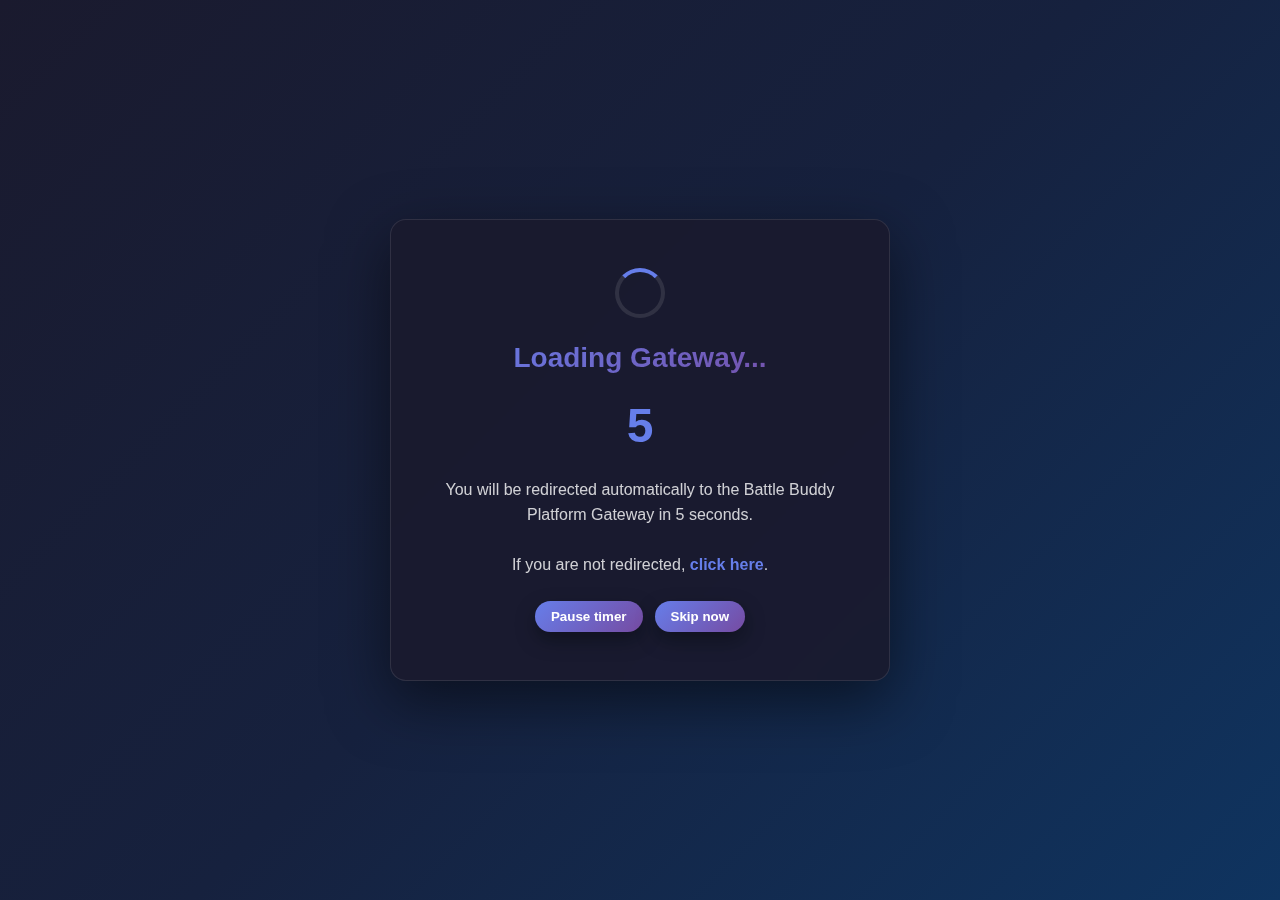
<file: index.html>
<!DOCTYPE html>
<html lang="en">
<head>
  <meta charset="UTF-8" />
  <meta name="viewport" content="width=device-width, initial-scale=1.0" />
  <title>Battle Buddy Platform Gateway</title>
  <meta name="description" content="Entry point to the Battle Buddy Platform Gateway. You will be redirected shortly.">
  <link rel="icon" type="image/png" href="./favicon.png">
  <link rel="apple-touch-icon" href="./favicon.png">
  <meta property="og:title" content="Battle Buddy Platform Gateway">
  <meta property="og:description" content="Entry point to the Battle Buddy Platform Gateway. You will be redirected shortly.">
  <meta property="og:type" content="website">
  <meta property="og:site_name" content="Battle Buddy Platform">
  <meta property="og:image" content="./favicon.png">
  <meta name="twitter:card" content="summary_large_image">
  <meta name="twitter:title" content="Battle Buddy Platform Gateway">
  <meta name="twitter:description" content="Entry point to the Battle Buddy Platform Gateway. You will be redirected shortly.">
  <meta name="twitter:image" content="./favicon.png">
  <style>
    * {
      margin: 0;
      padding: 0;
      box-sizing: border-box;
    }

    body {
      font-family: -apple-system, BlinkMacSystemFont, 'Segoe UI', Roboto, Oxygen, Ubuntu, Cantarell, sans-serif;
      background: linear-gradient(135deg, #1a1a2e 0%, #16213e 50%, #0f3460 100%);
      min-height: 100vh;
      display: flex;
      justify-content: center;
      align-items: center;
      color: #ffffff;
    }

    .redirect-container {
      text-align: center;
      background: rgba(26, 26, 46, 0.9);
      border-radius: 16px;
      padding: 48px;
      box-shadow: 0 20px 60px rgba(0, 0, 0, 0.5);
      max-width: 500px;
      width: 90%;
      backdrop-filter: blur(10px);
      border: 1px solid rgba(255, 255, 255, 0.1);
    }

    .spinner {
      width: 50px;
      height: 50px;
      border: 4px solid rgba(255, 255, 255, 0.1);
      border-top-color: #667eea;
      border-radius: 50%;
      animation: spin 1s linear infinite;
      margin: 0 auto 24px;
    }

    @keyframes spin {
      to { transform: rotate(360deg); }
    }

    h1 {
      font-size: 28px;
      margin-bottom: 16px;
      background: linear-gradient(135deg, #667eea 0%, #764ba2 100%);
      -webkit-background-clip: text;
      -webkit-text-fill-color: transparent;
      background-clip: text;
    }

    .timer {
      font-size: 48px;
      font-weight: 700;
      margin: 24px 0;
      color: #667eea;
      font-variant-numeric: tabular-nums;
    }

    .message {
      color: rgba(255, 255, 255, 0.8);
      margin-bottom: 24px;
      line-height: 1.6;
    }

    .link {
      color: #667eea;
      text-decoration: none;
      font-weight: 600;
      transition: color 0.2s;
      border-bottom: 2px solid transparent;
      transition: all 0.2s;
    }

    .link:hover {
      color: #764ba2;
      border-bottom-color: #764ba2;
    }

    .controls {
      margin-top: 16px;
      display: flex;
      gap: 12px;
      justify-content: center;
    }

    .pause-btn,
    .skip-btn {
      padding: 8px 16px;
      border-radius: 999px;
      border: none;
      background: linear-gradient(135deg, #667eea 0%, #764ba2 100%);
      color: #ffffff;
      font-weight: 600;
      cursor: pointer;
      box-shadow: 0 8px 20px rgba(0, 0, 0, 0.35);
      transition: transform 0.1s ease, box-shadow 0.1s ease, opacity 0.2s ease;
    }

    .pause-btn:hover,
    .skip-btn:hover {
      transform: translateY(-1px);
      box-shadow: 0 10px 24px rgba(0, 0, 0, 0.4);
      opacity: 0.95;
    }

    .pause-btn:active,
    .skip-btn:active {
      transform: translateY(0);
      box-shadow: 0 6px 16px rgba(0, 0, 0, 0.3);
    }

    @media (max-width: 480px) {
      .redirect-container {
        padding: 32px 24px;
      }

      h1 {
        font-size: 24px;
      }

      .timer {
        font-size: 36px;
      }
    }
  </style>
</head>
<body>
  <div class="redirect-container">
    <div class="spinner"></div>
    <h1>Loading Gateway...</h1>
    <div class="timer" id="countdown">5</div>
    <p class="message">
      You will be redirected automatically to the Battle Buddy Platform Gateway in <span id="seconds">5</span> seconds.
    </p>
    <p class="message">
      If you are not redirected, <a href="./gateway.html" class="link">click here</a>.
    </p>
    <div class="controls">
      <button type="button" id="pauseBtn" class="pause-btn">Pause timer</button>
      <button type="button" id="skipBtn" class="skip-btn">Skip now</button>
    </div>
  </div>

  <script src="./gateway-shared.js"></script>
  <script>
    const redirectUrl = './gateway.html';
    let countdown = 5;
    let isPaused = false;
    let countdownIntervalId = null;

    const countdownElement = document.getElementById('countdown');
    const secondsElement = document.getElementById('seconds');
    const pauseBtn = document.getElementById('pauseBtn');
    const skipBtn = document.getElementById('skipBtn');

    function renderCountdown() {
      countdownElement.textContent = countdown;
      secondsElement.textContent = countdown;
    }

    function startCountdown() {
      // Avoid multiple intervals
      if (countdownIntervalId !== null) return;

      countdownIntervalId = setInterval(() => {
        if (isPaused) {
          return;
        }

        if (countdown <= 0) {
          clearInterval(countdownIntervalId);
          countdownIntervalId = null;
          window.location.href = redirectUrl;
          return;
        }

        countdown--;
        renderCountdown();
      }, 1000);
    }

    pauseBtn.addEventListener('click', () => {
      isPaused = !isPaused;
      pauseBtn.textContent = isPaused ? 'Resume timer' : 'Pause timer';
    });

    skipBtn.addEventListener('click', () => {
      window.location.href = redirectUrl;
    });

    // Initial render and start countdown when page loads
    renderCountdown();
    startCountdown();
  </script>
</body>
</html>
</file>
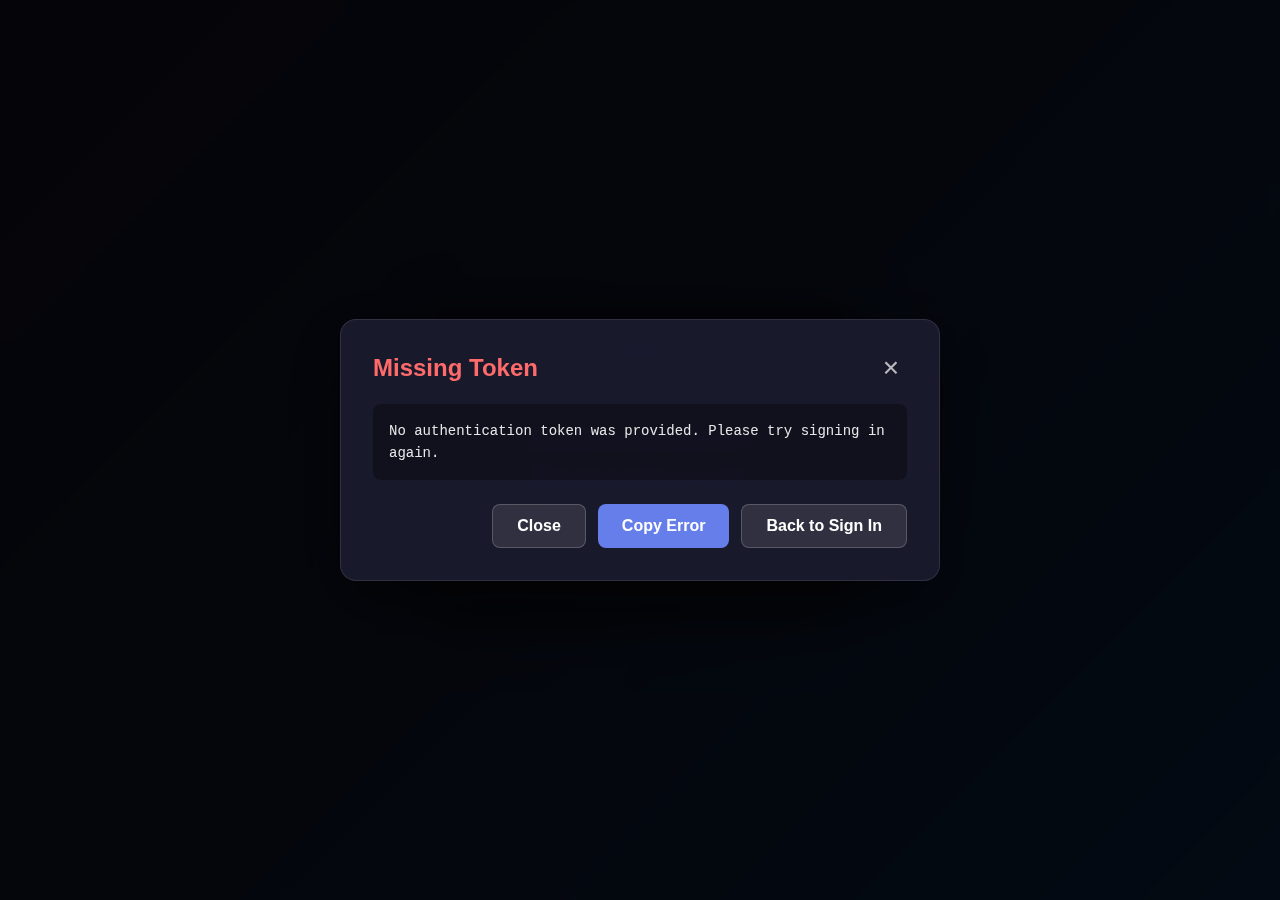
<file: auth-success.html>
<!DOCTYPE html>
<html lang="en">
<head>
  <meta charset="UTF-8" />
  <meta name="viewport" content="width=device-width, initial-scale=1.0" />
  <title>Authentication Remembered - Battle Buddy Platform</title>
  <meta name="description" content="Your authentication has been remembered. You will be redirected shortly.">
  <link rel="icon" type="image/png" href="./favicon.png">
  <link rel="apple-touch-icon" href="./favicon.png">
  <meta property="og:title" content="Authentication Remembered - Battle Buddy Platform">
  <meta property="og:description" content="Your authentication has been remembered. You will be redirected shortly.">
  <meta property="og:type" content="website">
  <meta property="og:site_name" content="Battle Buddy Platform">
  <meta property="og:image" content="./favicon.png">
  <meta name="twitter:card" content="summary_large_image">
  <meta name="twitter:title" content="Authentication Remembered - Battle Buddy Platform">
  <meta name="twitter:description" content="Your authentication has been remembered. You will be redirected shortly.">
  <meta name="twitter:image" content="./favicon.png">
  <link rel="stylesheet" href="./gateway-shared.css">
  <link rel="stylesheet" href="./gateway-callback.css">
</head>
<body>
  <div class="callback-container">
    <div class="spinner"></div>
    <h1 id="titleText">Authentication Remembered!</h1>
    <p class="subtitle" id="countdownMessage">Your sign-in has been remembered. Redirecting...</p>
    <div id="countdownContainer" style="display: none; margin-top: 24px; text-align: center;">
      <p style="margin-bottom: 16px; font-size: 18px; font-weight: 600;" id="countdownText">3</p>
      <p style="margin-top: 8px; font-size: 14px; color: rgba(255, 255, 255, 0.7);">Redirecting in <span id="countdownSeconds">3</span> seconds...</p>
      <div style="display: flex; gap: 12px; justify-content: center; align-items: center; margin-top: 16px;">
        <button id="pausePlayButton" class="modal-button secondary" onclick="toggleCountdown()" style="width: auto; padding: 8px 24px; display: flex; align-items: center; gap: 6px;">
          <svg id="pauseIcon" viewBox="0 0 24 24" style="width: 16px; height: 16px; fill: currentColor; display: none;">
            <path d="M6 4h4v16H6V4zm8 0h4v16h-4V4z"/>
          </svg>
          <svg id="playIcon" viewBox="0 0 24 24" style="width: 16px; height: 16px; fill: currentColor;">
            <path d="M8 5v14l11-7z"/>
          </svg>
          <span id="pausePlayText">Pause</span>
        </button>
        <button class="modal-button primary" onclick="skipCountdown()" style="width: auto; padding: 8px 24px;">
          Skip
        </button>
        <button class="modal-button secondary" onclick="cancelRedirect()" style="width: auto; padding: 8px 24px;">
          Stay Here
        </button>
      </div>
    </div>
    <div id="successIcon" style="display: none; margin: 24px auto; width: 64px; height: 64px; border-radius: 50%; background: rgba(76, 175, 80, 0.2); align-items: center; justify-content: center;">
      <svg viewBox="0 0 24 24" style="width: 40px; height: 40px; fill: #4CAF50;">
        <path d="M9 16.17L4.83 12l-1.42 1.41L9 19 21 7l-1.41-1.41z"/>
      </svg>
    </div>
  </div>

  <!-- Error Modal -->
  <div id="errorModal" class="modal-overlay">
    <div class="modal-content">
      <div class="modal-header">
        <h2 class="modal-title">Error</h2>
        <button class="modal-close" onclick="closeErrorModal()">&times;</button>
      </div>
      <div class="modal-body" id="errorModalBody"></div>
      <div class="modal-actions">
        <button class="modal-button secondary" onclick="closeErrorModal()">Close</button>
        <button class="modal-button primary" onclick="copyErrorToClipboard()">Copy Error</button>
        <button class="modal-button secondary" onclick="window.location.href='./gateway.html'">Back to Sign In</button>
      </div>
    </div>
  </div>

  <script src="./gateway-shared.js"></script>
  <script src="./auth-success.js"></script>
</body>
</html>
</file>
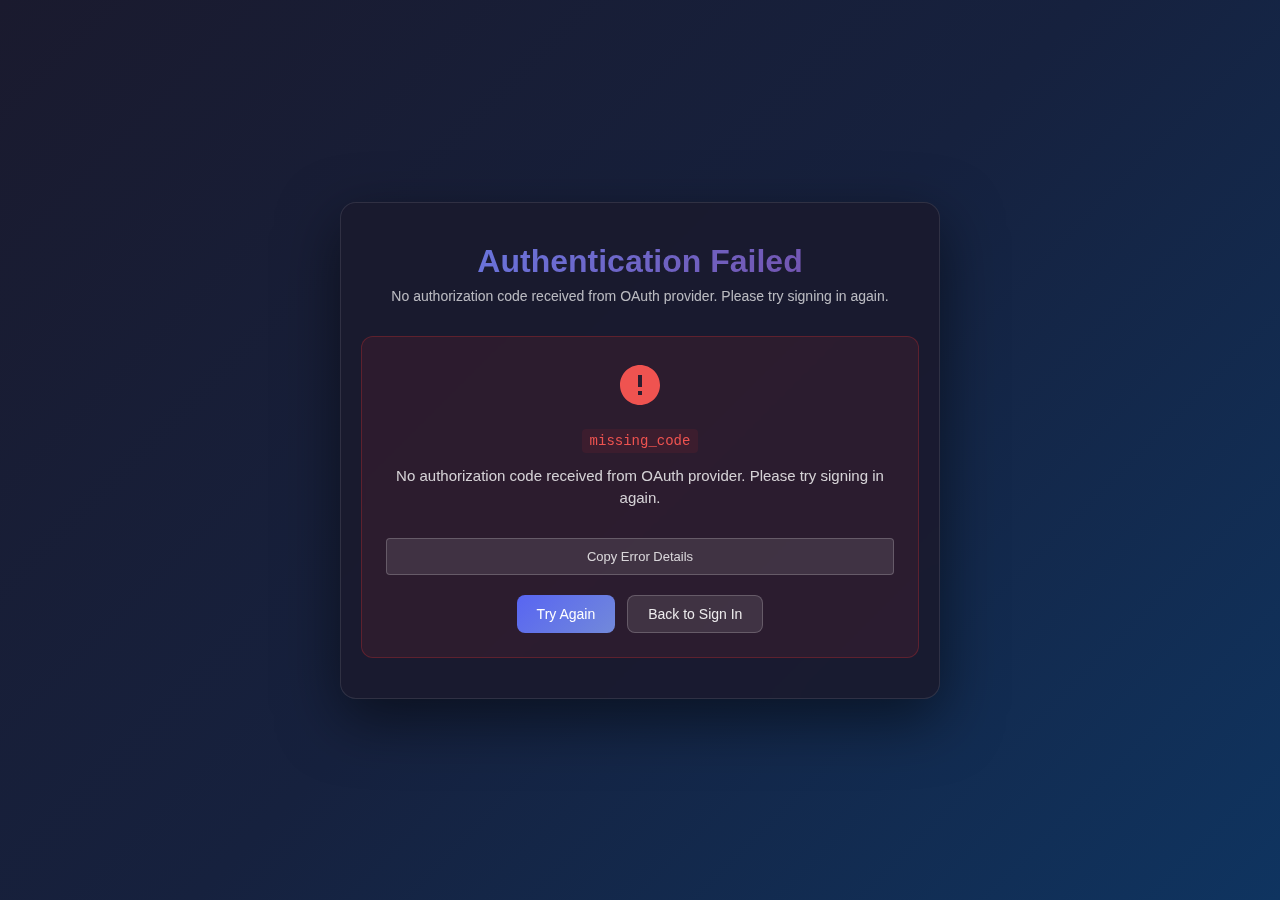
<file: gateway-callback-discord.html>
<!DOCTYPE html>
<html lang="en">
<head>
  <meta charset="UTF-8" />
  <meta name="viewport" content="width=device-width, initial-scale=1.0" />
  <title>Discord Authentication - Battle Buddy Platform</title>
  <meta name="description" content="Processing your Discord authentication for the Battle Buddy Platform.">
  <link rel="icon" type="image/png" href="./favicon.png">
  <link rel="apple-touch-icon" href="./favicon.png">
  <meta property="og:title" content="Discord Authentication - Battle Buddy Platform">
  <meta property="og:description" content="Processing your Discord authentication for the Battle Buddy Platform.">
  <meta property="og:type" content="website">
  <meta property="og:site_name" content="Battle Buddy Platform">
  <meta property="og:image" content="./favicon.png">
  <meta name="twitter:card" content="summary_large_image">
  <meta name="twitter:title" content="Discord Authentication - Battle Buddy Platform">
  <meta name="twitter:description" content="Processing your Discord authentication for the Battle Buddy Platform.">
  <meta name="twitter:image" content="./favicon.png">
  <link rel="stylesheet" href="./gateway-shared.css">
  <link rel="stylesheet" href="./gateway-callback.css">
  <style>
    /* Additional styles for the new API-based flow */
    .callback-container {
      max-width: 600px;
      margin: 0 auto;
      padding: 40px 20px;
      text-align: center;
    }

    #resultContainer {
      margin-top: 32px;
    }

    .user-info-card {
      display: flex;
      align-items: center;
      gap: 16px;
      padding: 20px;
      background: rgba(255, 255, 255, 0.05);
      border-radius: 12px;
      border: 1px solid rgba(255, 255, 255, 0.1);
      text-align: left;
      margin-bottom: 24px;
    }

    .user-info-card .avatar {
      width: 64px;
      height: 64px;
      border-radius: 50%;
      border: 2px solid rgba(255, 255, 255, 0.2);
    }

    .user-info-card .avatar-placeholder {
      width: 64px;
      height: 64px;
      border-radius: 50%;
      background: rgba(255, 255, 255, 0.1);
    }

    .user-info-card .user-details {
      flex: 1;
    }

    .user-info-card .username {
      font-size: 20px;
      font-weight: 600;
      color: #fff;
      margin-bottom: 4px;
    }

    .user-info-card .email {
      font-size: 14px;
      color: rgba(255, 255, 255, 0.7);
      margin-bottom: 4px;
    }

    .user-info-card .provider {
      font-size: 12px;
      color: rgba(255, 255, 255, 0.5);
      text-transform: uppercase;
      letter-spacing: 0.5px;
    }

    .user-info-card .badge {
      display: inline-block;
      padding: 4px 8px;
      font-size: 11px;
      font-weight: 600;
      border-radius: 4px;
      margin-top: 8px;
    }

    .user-info-card .badge.new-user {
      background: rgba(76, 175, 80, 0.2);
      color: #81c784;
      border: 1px solid rgba(76, 175, 80, 0.3);
    }

    .user-info-card .badge.returning {
      background: rgba(33, 150, 243, 0.2);
      color: #64b5f6;
      border: 1px solid rgba(33, 150, 243, 0.3);
    }

    .info-section {
      background: rgba(255, 255, 255, 0.03);
      border-radius: 12px;
      border: 1px solid rgba(255, 255, 255, 0.08);
      padding: 20px;
      text-align: left;
      margin-bottom: 24px;
    }

    .info-section h3 {
      margin: 0 0 16px 0;
      font-size: 14px;
      color: rgba(255, 255, 255, 0.6);
      text-transform: uppercase;
      letter-spacing: 0.5px;
    }

    .info-row {
      display: flex;
      align-items: center;
      gap: 12px;
      padding: 8px 0;
      border-bottom: 1px solid rgba(255, 255, 255, 0.05);
    }

    .info-row:last-child {
      border-bottom: none;
    }

    .info-row .label {
      font-size: 13px;
      color: rgba(255, 255, 255, 0.5);
      min-width: 120px;
    }

    .info-row .value {
      flex: 1;
      font-size: 13px;
      color: rgba(255, 255, 255, 0.9);
    }

    .info-row .value.mono {
      font-family: 'SF Mono', Monaco, 'Courier New', monospace;
      font-size: 12px;
    }

    .copy-btn {
      padding: 4px 10px;
      font-size: 11px;
      background: rgba(255, 255, 255, 0.1);
      border: 1px solid rgba(255, 255, 255, 0.2);
      border-radius: 4px;
      color: rgba(255, 255, 255, 0.8);
      cursor: pointer;
      transition: all 0.2s;
    }

    .copy-btn:hover {
      background: rgba(255, 255, 255, 0.15);
      border-color: rgba(255, 255, 255, 0.3);
    }

    .copy-btn.copied {
      background: rgba(76, 175, 80, 0.2);
      border-color: rgba(76, 175, 80, 0.4);
      color: #81c784;
    }

    .copy-btn.full-width {
      width: 100%;
      padding: 10px;
      font-size: 13px;
      margin-top: 12px;
    }

    .error-card {
      background: rgba(211, 47, 47, 0.1);
      border: 1px solid rgba(211, 47, 47, 0.3);
      border-radius: 12px;
      padding: 24px;
      text-align: center;
    }

    .error-card .error-icon {
      color: #ef5350;
      margin-bottom: 16px;
    }

    .error-card .error-code {
      font-family: 'SF Mono', Monaco, 'Courier New', monospace;
      font-size: 14px;
      color: #ef5350;
      background: rgba(211, 47, 47, 0.1);
      padding: 4px 8px;
      border-radius: 4px;
      display: inline-block;
      margin-bottom: 12px;
    }

    .error-card .error-description {
      font-size: 15px;
      color: rgba(255, 255, 255, 0.8);
      line-height: 1.5;
      margin-bottom: 16px;
    }

    .error-card .error-actions {
      display: flex;
      gap: 12px;
      justify-content: center;
      margin-top: 20px;
    }

    .btn-primary, .btn-secondary {
      padding: 10px 20px;
      font-size: 14px;
      font-weight: 500;
      border-radius: 8px;
      cursor: pointer;
      transition: all 0.2s;
      border: none;
    }

    .btn-primary {
      background: linear-gradient(135deg, #5865F2 0%, #7289da 100%);
      color: #fff;
    }

    .btn-primary:hover {
      transform: translateY(-1px);
      box-shadow: 0 4px 12px rgba(88, 101, 242, 0.4);
    }

    .btn-secondary {
      background: rgba(255, 255, 255, 0.1);
      color: rgba(255, 255, 255, 0.9);
      border: 1px solid rgba(255, 255, 255, 0.2);
    }

    .btn-secondary:hover {
      background: rgba(255, 255, 255, 0.15);
    }

    #countdownContainer {
      margin-top: 24px;
      padding: 20px;
      background: rgba(255, 255, 255, 0.03);
      border-radius: 12px;
      border: 1px solid rgba(255, 255, 255, 0.08);
    }

    .countdown-buttons {
      display: flex;
      gap: 12px;
      justify-content: center;
      margin-top: 16px;
    }

    .countdown-buttons button {
      display: flex;
      align-items: center;
      gap: 6px;
    }

    #successSection, #errorSection {
      display: none;
    }

    .manual-redirect {
      margin-top: 16px;
      padding-top: 16px;
      border-top: 1px solid rgba(255, 255, 255, 0.1);
    }
  </style>
</head>
<body>
  <div class="callback-container">
    <!-- Status Section -->
    <div class="spinner"></div>
    <h1 id="authStatus">Processing Discord Authentication...</h1>
    <p class="subtitle" id="authMessage">Please wait while we authenticate your account.</p>

    <!-- Result Container (shown after API call completes) -->
    <div id="resultContainer" style="display: none;">
      <!-- Success Section -->
      <div id="successSection">
        <div id="userInfo">
          <!-- User info card will be rendered here -->
        </div>
        <div id="tokenInfo">
          <!-- Token details will be rendered here -->
        </div>
      </div>

      <!-- Error Section -->
      <div id="errorSection">
        <div id="errorInfo">
          <!-- Error details will be rendered here -->
        </div>
      </div>
    </div>

    <!-- Countdown Container (shown on success) -->
    <div id="countdownContainer" style="display: none;">
      <p style="margin: 0 0 8px 0; font-size: 14px; color: rgba(255, 255, 255, 0.7);">
        Redirecting to platform in <span id="countdownSeconds" style="font-weight: 600; color: #fff;">5</span> seconds...
      </p>
      <p id="countdownText" style="display: none;">5</p>
      <div class="countdown-buttons">
        <button class="btn-secondary" onclick="toggleCountdown()">
          <svg id="pauseIcon" viewBox="0 0 24 24" style="width: 16px; height: 16px; fill: currentColor;">
            <path d="M6 4h4v16H6V4zm8 0h4v16h-4V4z"/>
          </svg>
          <svg id="playIcon" viewBox="0 0 24 24" style="width: 16px; height: 16px; fill: currentColor; display: none;">
            <path d="M8 5v14l11-7z"/>
          </svg>
          <span id="pausePlayText">Pause</span>
        </button>
        <button class="btn-primary" onclick="skipCountdown()">Skip</button>
        <button class="btn-secondary" onclick="cancelRedirect()">Cancel</button>
      </div>
    </div>
  </div>

  <!-- Scripts -->
  <script src="./gateway-shared.js"></script>
  <script src="./gateway-callback-api.js"></script>
  <script>
    // Initialize the callback page for Discord
    document.addEventListener('DOMContentLoaded', function() {
      initCallbackPage('discord');
    });
  </script>
</body>
</html>
</file>
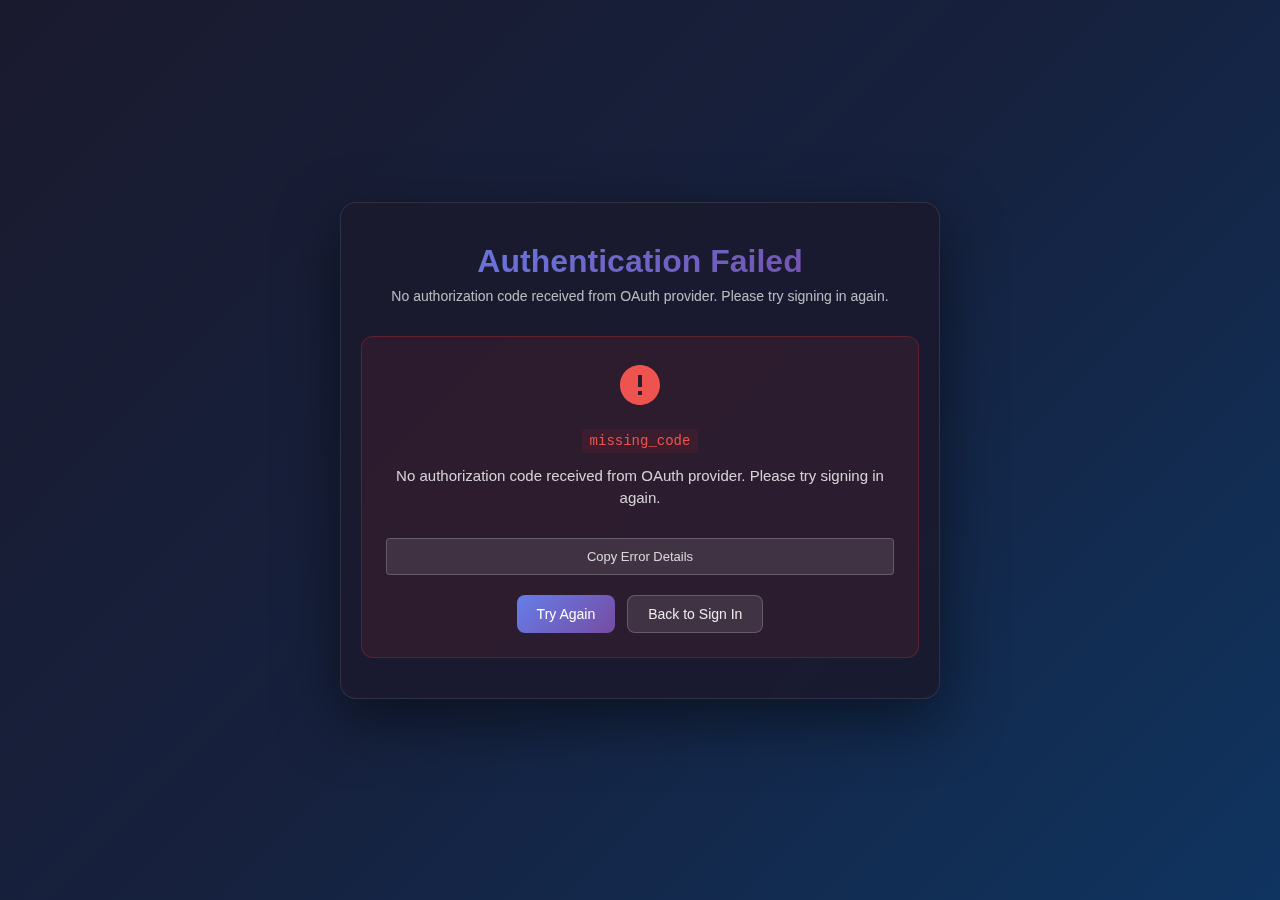
<file: gateway-callback-github.html>
<!DOCTYPE html>
<html lang="en">
<head>
  <meta charset="UTF-8" />
  <meta name="viewport" content="width=device-width, initial-scale=1.0" />
  <title>GitHub Authentication - Battle Buddy Platform</title>
  <meta name="description" content="Processing your GitHub authentication for the Battle Buddy Platform.">
  <link rel="icon" type="image/png" href="./favicon.png">
  <link rel="apple-touch-icon" href="./favicon.png">
  <meta property="og:title" content="GitHub Authentication - Battle Buddy Platform">
  <meta property="og:description" content="Processing your GitHub authentication for the Battle Buddy Platform.">
  <meta property="og:type" content="website">
  <meta property="og:site_name" content="Battle Buddy Platform">
  <meta property="og:image" content="./favicon.png">
  <meta name="twitter:card" content="summary_large_image">
  <meta name="twitter:title" content="GitHub Authentication - Battle Buddy Platform">
  <meta name="twitter:description" content="Processing your GitHub authentication for the Battle Buddy Platform.">
  <meta name="twitter:image" content="./favicon.png">
  <link rel="stylesheet" href="./gateway-shared.css">
  <link rel="stylesheet" href="./gateway-callback.css">
  <style>
    /* Additional styles for the new API-based flow */
    .callback-container {
      max-width: 600px;
      margin: 0 auto;
      padding: 40px 20px;
      text-align: center;
    }

    #resultContainer {
      margin-top: 32px;
    }

    .user-info-card {
      display: flex;
      align-items: center;
      gap: 16px;
      padding: 20px;
      background: rgba(255, 255, 255, 0.05);
      border-radius: 12px;
      border: 1px solid rgba(255, 255, 255, 0.1);
      text-align: left;
      margin-bottom: 24px;
    }

    .user-info-card .avatar {
      width: 64px;
      height: 64px;
      border-radius: 50%;
      border: 2px solid rgba(255, 255, 255, 0.2);
    }

    .user-info-card .avatar-placeholder {
      width: 64px;
      height: 64px;
      border-radius: 50%;
      background: rgba(255, 255, 255, 0.1);
    }

    .user-info-card .user-details {
      flex: 1;
    }

    .user-info-card .username {
      font-size: 20px;
      font-weight: 600;
      color: #fff;
      margin-bottom: 4px;
    }

    .user-info-card .email {
      font-size: 14px;
      color: rgba(255, 255, 255, 0.7);
      margin-bottom: 4px;
    }

    .user-info-card .provider {
      font-size: 12px;
      color: rgba(255, 255, 255, 0.5);
      text-transform: uppercase;
      letter-spacing: 0.5px;
    }

    .user-info-card .badge {
      display: inline-block;
      padding: 4px 8px;
      font-size: 11px;
      font-weight: 600;
      border-radius: 4px;
      margin-top: 8px;
    }

    .user-info-card .badge.new-user {
      background: rgba(76, 175, 80, 0.2);
      color: #81c784;
      border: 1px solid rgba(76, 175, 80, 0.3);
    }

    .user-info-card .badge.returning {
      background: rgba(33, 150, 243, 0.2);
      color: #64b5f6;
      border: 1px solid rgba(33, 150, 243, 0.3);
    }

    .info-section {
      background: rgba(255, 255, 255, 0.03);
      border-radius: 12px;
      border: 1px solid rgba(255, 255, 255, 0.08);
      padding: 20px;
      text-align: left;
      margin-bottom: 24px;
    }

    .info-section h3 {
      margin: 0 0 16px 0;
      font-size: 14px;
      color: rgba(255, 255, 255, 0.6);
      text-transform: uppercase;
      letter-spacing: 0.5px;
    }

    .info-row {
      display: flex;
      align-items: center;
      gap: 12px;
      padding: 8px 0;
      border-bottom: 1px solid rgba(255, 255, 255, 0.05);
    }

    .info-row:last-child {
      border-bottom: none;
    }

    .info-row .label {
      font-size: 13px;
      color: rgba(255, 255, 255, 0.5);
      min-width: 120px;
    }

    .info-row .value {
      flex: 1;
      font-size: 13px;
      color: rgba(255, 255, 255, 0.9);
    }

    .info-row .value.mono {
      font-family: 'SF Mono', Monaco, 'Courier New', monospace;
      font-size: 12px;
    }

    .copy-btn {
      padding: 4px 10px;
      font-size: 11px;
      background: rgba(255, 255, 255, 0.1);
      border: 1px solid rgba(255, 255, 255, 0.2);
      border-radius: 4px;
      color: rgba(255, 255, 255, 0.8);
      cursor: pointer;
      transition: all 0.2s;
    }

    .copy-btn:hover {
      background: rgba(255, 255, 255, 0.15);
      border-color: rgba(255, 255, 255, 0.3);
    }

    .copy-btn.copied {
      background: rgba(76, 175, 80, 0.2);
      border-color: rgba(76, 175, 80, 0.4);
      color: #81c784;
    }

    .copy-btn.full-width {
      width: 100%;
      padding: 10px;
      font-size: 13px;
      margin-top: 12px;
    }

    .error-card {
      background: rgba(211, 47, 47, 0.1);
      border: 1px solid rgba(211, 47, 47, 0.3);
      border-radius: 12px;
      padding: 24px;
      text-align: center;
    }

    .error-card .error-icon {
      color: #ef5350;
      margin-bottom: 16px;
    }

    .error-card .error-code {
      font-family: 'SF Mono', Monaco, 'Courier New', monospace;
      font-size: 14px;
      color: #ef5350;
      background: rgba(211, 47, 47, 0.1);
      padding: 4px 8px;
      border-radius: 4px;
      display: inline-block;
      margin-bottom: 12px;
    }

    .error-card .error-description {
      font-size: 15px;
      color: rgba(255, 255, 255, 0.8);
      line-height: 1.5;
      margin-bottom: 16px;
    }

    .error-card .error-actions {
      display: flex;
      gap: 12px;
      justify-content: center;
      margin-top: 20px;
    }

    .btn-primary, .btn-secondary {
      padding: 10px 20px;
      font-size: 14px;
      font-weight: 500;
      border-radius: 8px;
      cursor: pointer;
      transition: all 0.2s;
      border: none;
    }

    .btn-primary {
      background: linear-gradient(135deg, #667eea 0%, #764ba2 100%);
      color: #fff;
    }

    .btn-primary:hover {
      transform: translateY(-1px);
      box-shadow: 0 4px 12px rgba(102, 126, 234, 0.4);
    }

    .btn-secondary {
      background: rgba(255, 255, 255, 0.1);
      color: rgba(255, 255, 255, 0.9);
      border: 1px solid rgba(255, 255, 255, 0.2);
    }

    .btn-secondary:hover {
      background: rgba(255, 255, 255, 0.15);
    }

    #countdownContainer {
      margin-top: 24px;
      padding: 20px;
      background: rgba(255, 255, 255, 0.03);
      border-radius: 12px;
      border: 1px solid rgba(255, 255, 255, 0.08);
    }

    .countdown-buttons {
      display: flex;
      gap: 12px;
      justify-content: center;
      margin-top: 16px;
    }

    .countdown-buttons button {
      display: flex;
      align-items: center;
      gap: 6px;
    }

    #successSection, #errorSection {
      display: none;
    }

    .manual-redirect {
      margin-top: 16px;
      padding-top: 16px;
      border-top: 1px solid rgba(255, 255, 255, 0.1);
    }
  </style>
</head>
<body>
  <div class="callback-container">
    <!-- Status Section -->
    <div class="spinner"></div>
    <h1 id="authStatus">Processing GitHub Authentication...</h1>
    <p class="subtitle" id="authMessage">Please wait while we authenticate your account.</p>

    <!-- Result Container (shown after API call completes) -->
    <div id="resultContainer" style="display: none;">
      <!-- Success Section -->
      <div id="successSection">
        <div id="userInfo">
          <!-- User info card will be rendered here -->
        </div>
        <div id="tokenInfo">
          <!-- Token details will be rendered here -->
        </div>
      </div>

      <!-- Error Section -->
      <div id="errorSection">
        <div id="errorInfo">
          <!-- Error details will be rendered here -->
        </div>
      </div>
    </div>

    <!-- Countdown Container (shown on success) -->
    <div id="countdownContainer" style="display: none;">
      <p style="margin: 0 0 8px 0; font-size: 14px; color: rgba(255, 255, 255, 0.7);">
        Redirecting to platform in <span id="countdownSeconds" style="font-weight: 600; color: #fff;">5</span> seconds...
      </p>
      <p id="countdownText" style="display: none;">5</p>
      <div class="countdown-buttons">
        <button class="btn-secondary" onclick="toggleCountdown()">
          <svg id="pauseIcon" viewBox="0 0 24 24" style="width: 16px; height: 16px; fill: currentColor;">
            <path d="M6 4h4v16H6V4zm8 0h4v16h-4V4z"/>
          </svg>
          <svg id="playIcon" viewBox="0 0 24 24" style="width: 16px; height: 16px; fill: currentColor; display: none;">
            <path d="M8 5v14l11-7z"/>
          </svg>
          <span id="pausePlayText">Pause</span>
        </button>
        <button class="btn-primary" onclick="skipCountdown()">Skip</button>
        <button class="btn-secondary" onclick="cancelRedirect()">Cancel</button>
      </div>
    </div>
  </div>

  <!-- Scripts -->
  <script src="./gateway-shared.js"></script>
  <script src="./gateway-callback-api.js"></script>
  <script>
    // Initialize the callback page for GitHub
    document.addEventListener('DOMContentLoaded', function() {
      initCallbackPage('github');
    });
  </script>
</body>
</html>
</file>
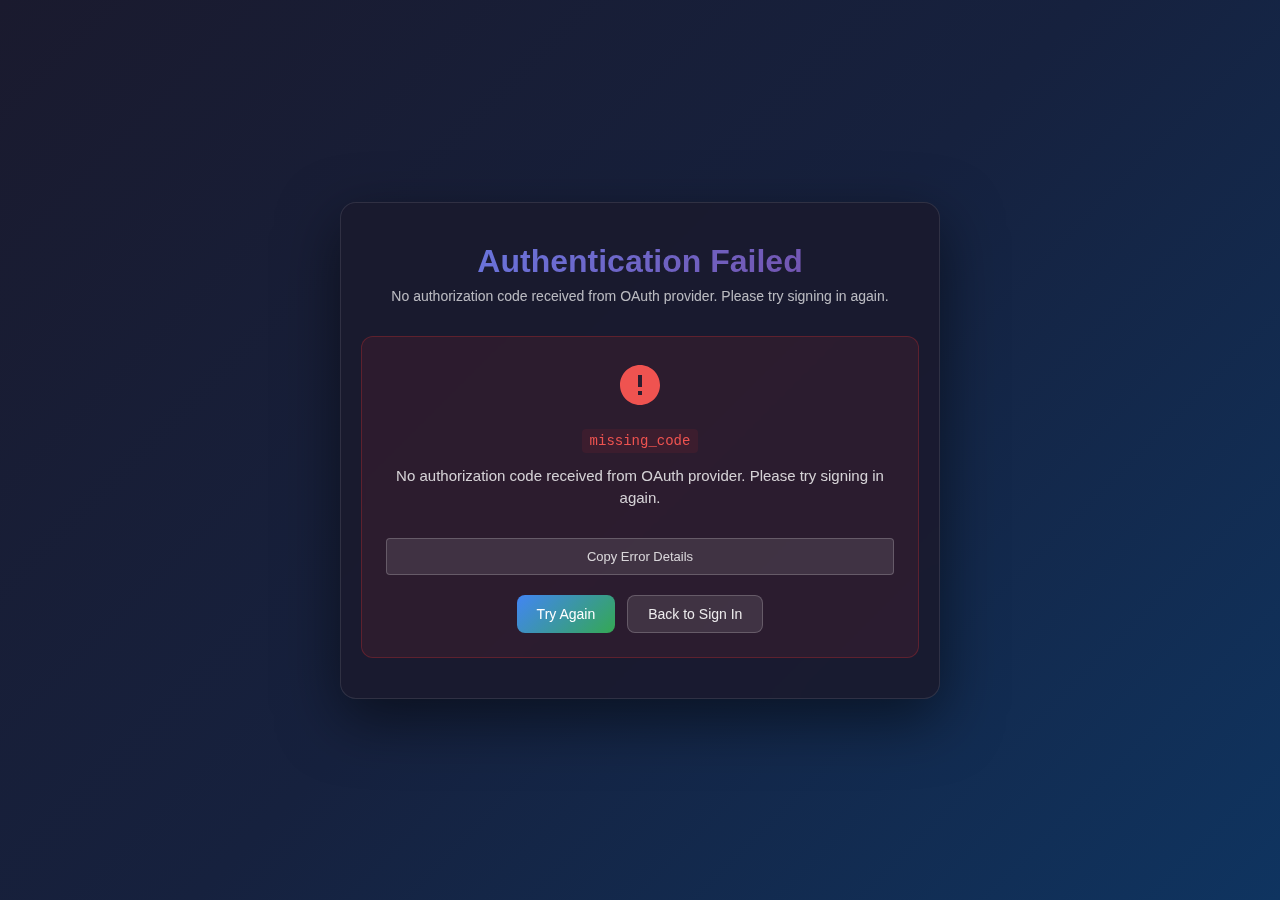
<file: gateway-callback-google.html>
<!DOCTYPE html>
<html lang="en">
<head>
  <meta charset="UTF-8" />
  <meta name="viewport" content="width=device-width, initial-scale=1.0" />
  <title>Google Authentication - Battle Buddy Platform</title>
  <meta name="description" content="Processing your Google authentication for the Battle Buddy Platform.">
  <link rel="icon" type="image/png" href="./favicon.png">
  <link rel="apple-touch-icon" href="./favicon.png">
  <meta property="og:title" content="Google Authentication - Battle Buddy Platform">
  <meta property="og:description" content="Processing your Google authentication for the Battle Buddy Platform.">
  <meta property="og:type" content="website">
  <meta property="og:site_name" content="Battle Buddy Platform">
  <meta property="og:image" content="./favicon.png">
  <meta name="twitter:card" content="summary_large_image">
  <meta name="twitter:title" content="Google Authentication - Battle Buddy Platform">
  <meta name="twitter:description" content="Processing your Google authentication for the Battle Buddy Platform.">
  <meta name="twitter:image" content="./favicon.png">
  <link rel="stylesheet" href="./gateway-shared.css">
  <link rel="stylesheet" href="./gateway-callback.css">
  <style>
    /* Additional styles for the new API-based flow */
    .callback-container {
      max-width: 600px;
      margin: 0 auto;
      padding: 40px 20px;
      text-align: center;
    }

    #resultContainer {
      margin-top: 32px;
    }

    .user-info-card {
      display: flex;
      align-items: center;
      gap: 16px;
      padding: 20px;
      background: rgba(255, 255, 255, 0.05);
      border-radius: 12px;
      border: 1px solid rgba(255, 255, 255, 0.1);
      text-align: left;
      margin-bottom: 24px;
    }

    .user-info-card .avatar {
      width: 64px;
      height: 64px;
      border-radius: 50%;
      border: 2px solid rgba(255, 255, 255, 0.2);
    }

    .user-info-card .avatar-placeholder {
      width: 64px;
      height: 64px;
      border-radius: 50%;
      background: rgba(255, 255, 255, 0.1);
    }

    .user-info-card .user-details {
      flex: 1;
    }

    .user-info-card .username {
      font-size: 20px;
      font-weight: 600;
      color: #fff;
      margin-bottom: 4px;
    }

    .user-info-card .email {
      font-size: 14px;
      color: rgba(255, 255, 255, 0.7);
      margin-bottom: 4px;
    }

    .user-info-card .provider {
      font-size: 12px;
      color: rgba(255, 255, 255, 0.5);
      text-transform: uppercase;
      letter-spacing: 0.5px;
    }

    .user-info-card .badge {
      display: inline-block;
      padding: 4px 8px;
      font-size: 11px;
      font-weight: 600;
      border-radius: 4px;
      margin-top: 8px;
    }

    .user-info-card .badge.new-user {
      background: rgba(76, 175, 80, 0.2);
      color: #81c784;
      border: 1px solid rgba(76, 175, 80, 0.3);
    }

    .user-info-card .badge.returning {
      background: rgba(33, 150, 243, 0.2);
      color: #64b5f6;
      border: 1px solid rgba(33, 150, 243, 0.3);
    }

    .info-section {
      background: rgba(255, 255, 255, 0.03);
      border-radius: 12px;
      border: 1px solid rgba(255, 255, 255, 0.08);
      padding: 20px;
      text-align: left;
      margin-bottom: 24px;
    }

    .info-section h3 {
      margin: 0 0 16px 0;
      font-size: 14px;
      color: rgba(255, 255, 255, 0.6);
      text-transform: uppercase;
      letter-spacing: 0.5px;
    }

    .info-row {
      display: flex;
      align-items: center;
      gap: 12px;
      padding: 8px 0;
      border-bottom: 1px solid rgba(255, 255, 255, 0.05);
    }

    .info-row:last-child {
      border-bottom: none;
    }

    .info-row .label {
      font-size: 13px;
      color: rgba(255, 255, 255, 0.5);
      min-width: 120px;
    }

    .info-row .value {
      flex: 1;
      font-size: 13px;
      color: rgba(255, 255, 255, 0.9);
    }

    .info-row .value.mono {
      font-family: 'SF Mono', Monaco, 'Courier New', monospace;
      font-size: 12px;
    }

    .copy-btn {
      padding: 4px 10px;
      font-size: 11px;
      background: rgba(255, 255, 255, 0.1);
      border: 1px solid rgba(255, 255, 255, 0.2);
      border-radius: 4px;
      color: rgba(255, 255, 255, 0.8);
      cursor: pointer;
      transition: all 0.2s;
    }

    .copy-btn:hover {
      background: rgba(255, 255, 255, 0.15);
      border-color: rgba(255, 255, 255, 0.3);
    }

    .copy-btn.copied {
      background: rgba(76, 175, 80, 0.2);
      border-color: rgba(76, 175, 80, 0.4);
      color: #81c784;
    }

    .copy-btn.full-width {
      width: 100%;
      padding: 10px;
      font-size: 13px;
      margin-top: 12px;
    }

    .error-card {
      background: rgba(211, 47, 47, 0.1);
      border: 1px solid rgba(211, 47, 47, 0.3);
      border-radius: 12px;
      padding: 24px;
      text-align: center;
    }

    .error-card .error-icon {
      color: #ef5350;
      margin-bottom: 16px;
    }

    .error-card .error-code {
      font-family: 'SF Mono', Monaco, 'Courier New', monospace;
      font-size: 14px;
      color: #ef5350;
      background: rgba(211, 47, 47, 0.1);
      padding: 4px 8px;
      border-radius: 4px;
      display: inline-block;
      margin-bottom: 12px;
    }

    .error-card .error-description {
      font-size: 15px;
      color: rgba(255, 255, 255, 0.8);
      line-height: 1.5;
      margin-bottom: 16px;
    }

    .error-card .error-actions {
      display: flex;
      gap: 12px;
      justify-content: center;
      margin-top: 20px;
    }

    .btn-primary, .btn-secondary {
      padding: 10px 20px;
      font-size: 14px;
      font-weight: 500;
      border-radius: 8px;
      cursor: pointer;
      transition: all 0.2s;
      border: none;
    }

    .btn-primary {
      background: linear-gradient(135deg, #4285f4 0%, #34a853 100%);
      color: #fff;
    }

    .btn-primary:hover {
      transform: translateY(-1px);
      box-shadow: 0 4px 12px rgba(66, 133, 244, 0.4);
    }

    .btn-secondary {
      background: rgba(255, 255, 255, 0.1);
      color: rgba(255, 255, 255, 0.9);
      border: 1px solid rgba(255, 255, 255, 0.2);
    }

    .btn-secondary:hover {
      background: rgba(255, 255, 255, 0.15);
    }

    #countdownContainer {
      margin-top: 24px;
      padding: 20px;
      background: rgba(255, 255, 255, 0.03);
      border-radius: 12px;
      border: 1px solid rgba(255, 255, 255, 0.08);
    }

    .countdown-buttons {
      display: flex;
      gap: 12px;
      justify-content: center;
      margin-top: 16px;
    }

    .countdown-buttons button {
      display: flex;
      align-items: center;
      gap: 6px;
    }

    #successSection, #errorSection {
      display: none;
    }

    .manual-redirect {
      margin-top: 16px;
      padding-top: 16px;
      border-top: 1px solid rgba(255, 255, 255, 0.1);
    }
  </style>
</head>
<body>
  <div class="callback-container">
    <!-- Status Section -->
    <div class="spinner"></div>
    <h1 id="authStatus">Processing Google Authentication...</h1>
    <p class="subtitle" id="authMessage">Please wait while we authenticate your account.</p>

    <!-- Result Container (shown after API call completes) -->
    <div id="resultContainer" style="display: none;">
      <!-- Success Section -->
      <div id="successSection">
        <div id="userInfo">
          <!-- User info card will be rendered here -->
        </div>
        <div id="tokenInfo">
          <!-- Token details will be rendered here -->
        </div>
      </div>

      <!-- Error Section -->
      <div id="errorSection">
        <div id="errorInfo">
          <!-- Error details will be rendered here -->
        </div>
      </div>
    </div>

    <!-- Countdown Container (shown on success) -->
    <div id="countdownContainer" style="display: none;">
      <p style="margin: 0 0 8px 0; font-size: 14px; color: rgba(255, 255, 255, 0.7);">
        Redirecting to platform in <span id="countdownSeconds" style="font-weight: 600; color: #fff;">5</span> seconds...
      </p>
      <p id="countdownText" style="display: none;">5</p>
      <div class="countdown-buttons">
        <button class="btn-secondary" onclick="toggleCountdown()">
          <svg id="pauseIcon" viewBox="0 0 24 24" style="width: 16px; height: 16px; fill: currentColor;">
            <path d="M6 4h4v16H6V4zm8 0h4v16h-4V4z"/>
          </svg>
          <svg id="playIcon" viewBox="0 0 24 24" style="width: 16px; height: 16px; fill: currentColor; display: none;">
            <path d="M8 5v14l11-7z"/>
          </svg>
          <span id="pausePlayText">Pause</span>
        </button>
        <button class="btn-primary" onclick="skipCountdown()">Skip</button>
        <button class="btn-secondary" onclick="cancelRedirect()">Cancel</button>
      </div>
    </div>
  </div>

  <!-- Scripts -->
  <script src="./gateway-shared.js"></script>
  <script src="./gateway-callback-api.js"></script>
  <script>
    // Initialize the callback page for Google
    document.addEventListener('DOMContentLoaded', function() {
      initCallbackPage('google');
    });
  </script>
</body>
</html>
</file>
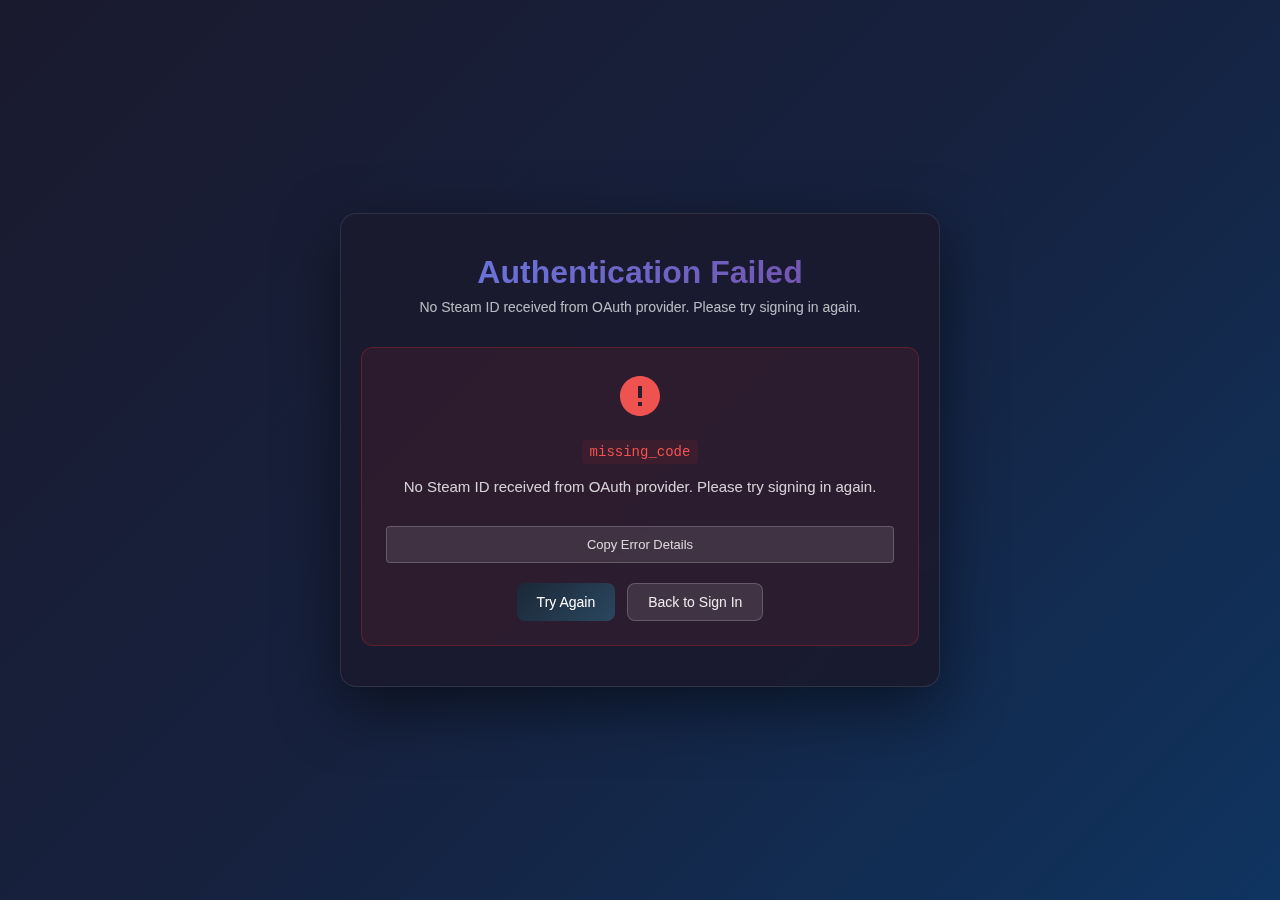
<file: gateway-callback-steam.html>
<!DOCTYPE html>
<html lang="en">
<head>
  <meta charset="UTF-8" />
  <meta name="viewport" content="width=device-width, initial-scale=1.0" />
  <title>Steam Authentication - Battle Buddy Platform</title>
  <meta name="description" content="Processing your Steam authentication for the Battle Buddy Platform.">
  <link rel="icon" type="image/png" href="./favicon.png">
  <link rel="apple-touch-icon" href="./favicon.png">
  <meta property="og:title" content="Steam Authentication - Battle Buddy Platform">
  <meta property="og:description" content="Processing your Steam authentication for the Battle Buddy Platform.">
  <meta property="og:type" content="website">
  <meta property="og:site_name" content="Battle Buddy Platform">
  <meta property="og:image" content="./favicon.png">
  <meta name="twitter:card" content="summary_large_image">
  <meta name="twitter:title" content="Steam Authentication - Battle Buddy Platform">
  <meta name="twitter:description" content="Processing your Steam authentication for the Battle Buddy Platform.">
  <meta name="twitter:image" content="./favicon.png">
  <link rel="stylesheet" href="./gateway-shared.css">
  <link rel="stylesheet" href="./gateway-callback.css">
  <style>
    /* Additional styles for the new API-based flow */
    .callback-container {
      max-width: 600px;
      margin: 0 auto;
      padding: 40px 20px;
      text-align: center;
    }

    #resultContainer {
      margin-top: 32px;
    }

    .user-info-card {
      display: flex;
      align-items: center;
      gap: 16px;
      padding: 20px;
      background: rgba(255, 255, 255, 0.05);
      border-radius: 12px;
      border: 1px solid rgba(255, 255, 255, 0.1);
      text-align: left;
      margin-bottom: 24px;
    }

    .user-info-card .avatar {
      width: 64px;
      height: 64px;
      border-radius: 50%;
      border: 2px solid rgba(255, 255, 255, 0.2);
    }

    .user-info-card .avatar-placeholder {
      width: 64px;
      height: 64px;
      border-radius: 50%;
      background: rgba(255, 255, 255, 0.1);
    }

    .user-info-card .user-details {
      flex: 1;
    }

    .user-info-card .username {
      font-size: 20px;
      font-weight: 600;
      color: #fff;
      margin-bottom: 4px;
    }

    .user-info-card .email {
      font-size: 14px;
      color: rgba(255, 255, 255, 0.7);
      margin-bottom: 4px;
    }

    .user-info-card .provider {
      font-size: 12px;
      color: rgba(255, 255, 255, 0.5);
      text-transform: uppercase;
      letter-spacing: 0.5px;
    }

    .user-info-card .badge {
      display: inline-block;
      padding: 4px 8px;
      font-size: 11px;
      font-weight: 600;
      border-radius: 4px;
      margin-top: 8px;
    }

    .user-info-card .badge.new-user {
      background: rgba(76, 175, 80, 0.2);
      color: #81c784;
      border: 1px solid rgba(76, 175, 80, 0.3);
    }

    .user-info-card .badge.returning {
      background: rgba(33, 150, 243, 0.2);
      color: #64b5f6;
      border: 1px solid rgba(33, 150, 243, 0.3);
    }

    .user-info-card .badge.linked {
      background: rgba(255, 152, 0, 0.2);
      color: #ffb74d;
      border: 1px solid rgba(255, 152, 0, 0.3);
    }

    .info-section {
      background: rgba(255, 255, 255, 0.03);
      border-radius: 12px;
      border: 1px solid rgba(255, 255, 255, 0.08);
      padding: 20px;
      text-align: left;
      margin-bottom: 24px;
    }

    .info-section h3 {
      margin: 0 0 16px 0;
      font-size: 14px;
      color: rgba(255, 255, 255, 0.6);
      text-transform: uppercase;
      letter-spacing: 0.5px;
    }

    .info-row {
      display: flex;
      align-items: center;
      gap: 12px;
      padding: 8px 0;
      border-bottom: 1px solid rgba(255, 255, 255, 0.05);
    }

    .info-row:last-child {
      border-bottom: none;
    }

    .info-row .label {
      font-size: 13px;
      color: rgba(255, 255, 255, 0.5);
      min-width: 120px;
    }

    .info-row .value {
      flex: 1;
      font-size: 13px;
      color: rgba(255, 255, 255, 0.9);
    }

    .info-row .value.mono {
      font-family: 'SF Mono', Monaco, 'Courier New', monospace;
      font-size: 12px;
    }

    .copy-btn {
      padding: 4px 10px;
      font-size: 11px;
      background: rgba(255, 255, 255, 0.1);
      border: 1px solid rgba(255, 255, 255, 0.2);
      border-radius: 4px;
      color: rgba(255, 255, 255, 0.8);
      cursor: pointer;
      transition: all 0.2s;
    }

    .copy-btn:hover {
      background: rgba(255, 255, 255, 0.15);
      border-color: rgba(255, 255, 255, 0.3);
    }

    .copy-btn.copied {
      background: rgba(76, 175, 80, 0.2);
      border-color: rgba(76, 175, 80, 0.4);
      color: #81c784;
    }

    .copy-btn.full-width {
      width: 100%;
      padding: 10px;
      font-size: 13px;
      margin-top: 12px;
    }

    .error-card {
      background: rgba(211, 47, 47, 0.1);
      border: 1px solid rgba(211, 47, 47, 0.3);
      border-radius: 12px;
      padding: 24px;
      text-align: center;
    }

    .error-card .error-icon {
      color: #ef5350;
      margin-bottom: 16px;
    }

    .error-card .error-code {
      font-family: 'SF Mono', Monaco, 'Courier New', monospace;
      font-size: 14px;
      color: #ef5350;
      background: rgba(211, 47, 47, 0.1);
      padding: 4px 8px;
      border-radius: 4px;
      display: inline-block;
      margin-bottom: 12px;
    }

    .error-card .error-description {
      font-size: 15px;
      color: rgba(255, 255, 255, 0.8);
      line-height: 1.5;
      margin-bottom: 16px;
    }

    .error-card .error-actions {
      display: flex;
      gap: 12px;
      justify-content: center;
      margin-top: 20px;
    }

    .btn-primary, .btn-secondary {
      padding: 10px 20px;
      font-size: 14px;
      font-weight: 500;
      border-radius: 8px;
      cursor: pointer;
      transition: all 0.2s;
      border: none;
    }

    .btn-primary {
      background: linear-gradient(135deg, #1b2838 0%, #2a475e 100%);
      color: #fff;
    }

    .btn-primary:hover {
      transform: translateY(-1px);
      box-shadow: 0 4px 12px rgba(27, 40, 56, 0.4);
    }

    .btn-secondary {
      background: rgba(255, 255, 255, 0.1);
      color: rgba(255, 255, 255, 0.9);
      border: 1px solid rgba(255, 255, 255, 0.2);
    }

    .btn-secondary:hover {
      background: rgba(255, 255, 255, 0.15);
    }

    #countdownContainer {
      margin-top: 24px;
      padding: 20px;
      background: rgba(255, 255, 255, 0.03);
      border-radius: 12px;
      border: 1px solid rgba(255, 255, 255, 0.08);
    }

    .countdown-buttons {
      display: flex;
      gap: 12px;
      justify-content: center;
      margin-top: 16px;
    }

    .countdown-buttons button {
      display: flex;
      align-items: center;
      gap: 6px;
    }

    #successSection, #errorSection {
      display: none;
    }

    .manual-redirect {
      margin-top: 16px;
      padding-top: 16px;
      border-top: 1px solid rgba(255, 255, 255, 0.1);
    }
  </style>
</head>
<body>
  <div class="callback-container">
    <!-- Status Section -->
    <div class="spinner"></div>
    <h1 id="authStatus">Processing Steam Authentication...</h1>
    <p class="subtitle" id="authMessage">Please wait while we authenticate your account.</p>

    <!-- Result Container (shown after API call completes) -->
    <div id="resultContainer" style="display: none;">
      <!-- Success Section -->
      <div id="successSection">
        <div id="userInfo">
          <!-- User info card will be rendered here -->
        </div>
        <div id="tokenInfo">
          <!-- Token details will be rendered here -->
        </div>
      </div>

      <!-- Error Section -->
      <div id="errorSection">
        <div id="errorInfo">
          <!-- Error details will be rendered here -->
        </div>
      </div>
    </div>

    <!-- Countdown Container (shown on success) -->
    <div id="countdownContainer" style="display: none;">
      <p style="margin: 0 0 8px 0; font-size: 14px; color: rgba(255, 255, 255, 0.7);">
        Redirecting to platform in <span id="countdownSeconds" style="font-weight: 600; color: #fff;">5</span> seconds...
      </p>
      <p id="countdownText" style="display: none;">5</p>
      <div class="countdown-buttons">
        <button class="btn-secondary" onclick="toggleCountdown()">
          <svg id="pauseIcon" viewBox="0 0 24 24" style="width: 16px; height: 16px; fill: currentColor;">
            <path d="M6 4h4v16H6V4zm8 0h4v16h-4V4z"/>
          </svg>
          <svg id="playIcon" viewBox="0 0 24 24" style="width: 16px; height: 16px; fill: currentColor; display: none;">
            <path d="M8 5v14l11-7z"/>
          </svg>
          <span id="pausePlayText">Pause</span>
        </button>
        <button class="btn-primary" onclick="skipCountdown()">Skip</button>
        <button class="btn-secondary" onclick="cancelRedirect()">Cancel</button>
      </div>
    </div>
  </div>

  <!-- Scripts -->
  <script src="./gateway-shared.js"></script>
  <script src="./gateway-callback-api.js"></script>
  <script>
    // Initialize the callback page for Steam
    document.addEventListener('DOMContentLoaded', function() {
      initCallbackPage('steam');
    });
  </script>
</body>
</html>
</file>
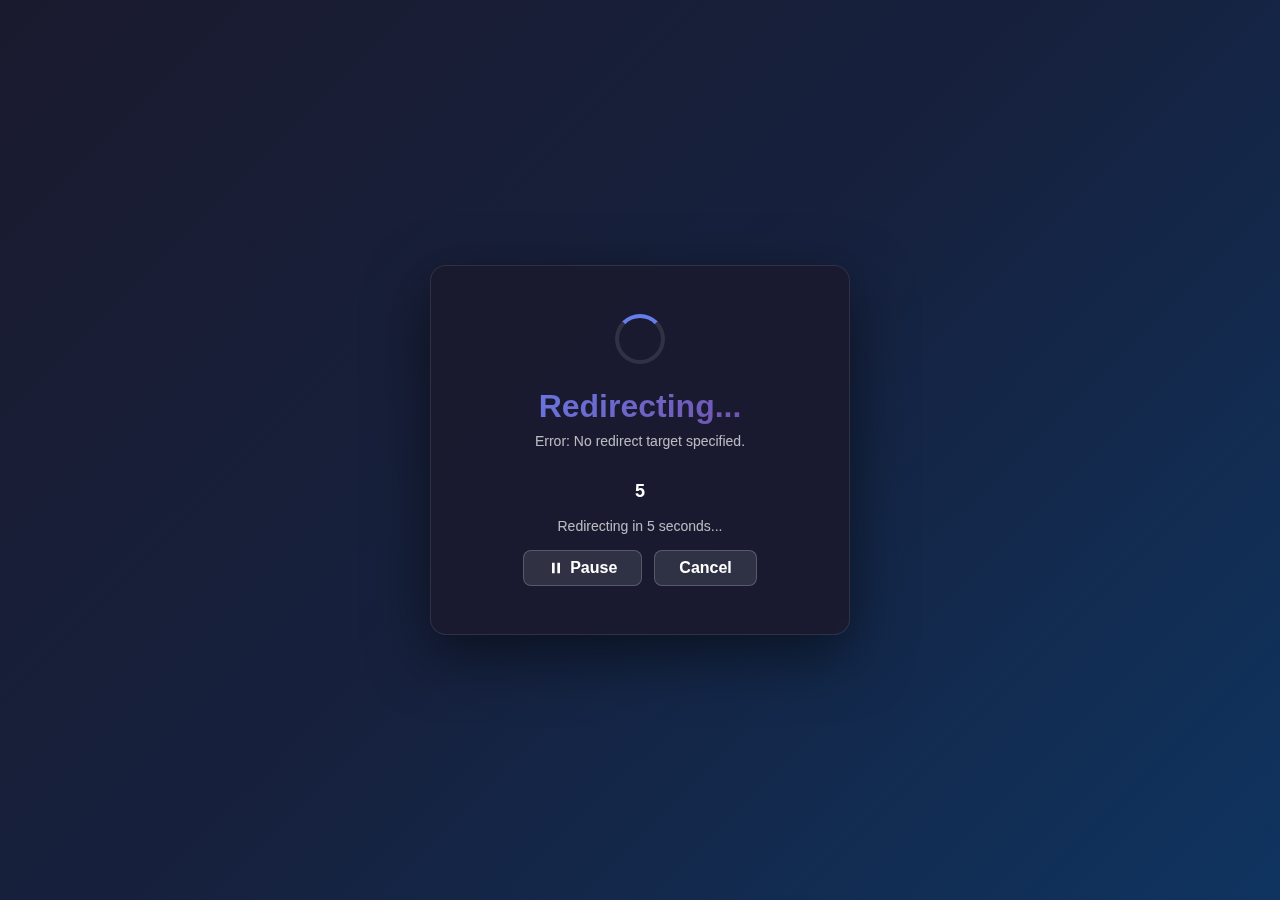
<file: gateway-redirect.html>
<!DOCTYPE html>
<html lang="en">
<head>
  <meta charset="UTF-8" />
  <meta name="viewport" content="width=device-width, initial-scale=1.0" />
  <title>Redirecting - Battle Buddy Platform</title>
  <meta name="description" content="Redirecting your authentication back to the Battle Buddy Platform.">
  <link rel="icon" type="image/png" href="./favicon.png">
  <link rel="apple-touch-icon" href="./favicon.png">
  <meta property="og:title" content="Redirecting - Battle Buddy Platform">
  <meta property="og:description" content="Redirecting your authentication back to the Battle Buddy Platform.">
  <meta property="og:type" content="website">
  <meta property="og:site_name" content="Battle Buddy Platform">
  <meta property="og:image" content="./favicon.png">
  <meta name="twitter:card" content="summary_large_image">
  <meta name="twitter:title" content="Redirecting - Battle Buddy Platform">
  <meta name="twitter:description" content="Redirecting your authentication back to the Battle Buddy Platform.">
  <meta name="twitter:image" content="./favicon.png">
  <link rel="stylesheet" href="./gateway-shared.css">
  <link rel="stylesheet" href="./gateway-callback.css">
</head>
<body>
  <div class="callback-container">
    <div class="spinner"></div>
    <h1>Redirecting...</h1>
    <p class="subtitle" id="countdownMessage">Please wait while we redirect you.</p>
    <div id="countdownContainer" style="display: block; margin-top: 24px; text-align: center;">
      <p style="margin-bottom: 16px; font-size: 18px; font-weight: 600;" id="countdownText">5</p>
      <p style="margin-top: 8px; font-size: 14px; color: rgba(255, 255, 255, 0.7);">Redirecting in <span id="countdownSeconds">5</span> seconds...</p>
      <div style="display: flex; gap: 12px; justify-content: center; align-items: center; margin-top: 16px;">
        <button id="pausePlayButton" class="modal-button secondary" onclick="toggleCountdown()" style="width: auto; padding: 8px 24px; display: flex; align-items: center; gap: 6px;">
          <svg id="pauseIcon" viewBox="0 0 24 24" style="width: 16px; height: 16px; fill: currentColor;">
            <path d="M6 4h4v16H6V4zm8 0h4v16h-4V4z"/>
          </svg>
          <svg id="playIcon" viewBox="0 0 24 24" style="width: 16px; height: 16px; fill: currentColor; display: none;">
            <path d="M8 5v14l11-7z"/>
          </svg>
          <span id="pausePlayText">Pause</span>
        </button>
        <button class="modal-button secondary" onclick="cancelRedirect()" style="width: auto; padding: 8px 24px;">
          Cancel
        </button>
      </div>
    </div>
  </div>

  <script src="./gateway-shared.js"></script>
  <script>
    // Countdown state
    let countdownInterval = null;
    let countdownPaused = false;
    let remainingTime = 5;
    let redirectUrl = null;

    // Toggle countdown pause/play
    window.toggleCountdown = function() {
      countdownPaused = !countdownPaused;

      const pauseIcon = document.getElementById('pauseIcon');
      const playIcon = document.getElementById('playIcon');
      const pausePlayText = document.getElementById('pausePlayText');

      if (pauseIcon && playIcon && pausePlayText) {
        if (countdownPaused) {
          pauseIcon.style.display = 'none';
          playIcon.style.display = 'block';
          pausePlayText.textContent = 'Resume';
        } else {
          pauseIcon.style.display = 'block';
          playIcon.style.display = 'none';
          pausePlayText.textContent = 'Pause';
        }
      }
    };

    // Cancel redirect
    window.cancelRedirect = function() {
      if (countdownInterval) {
        clearInterval(countdownInterval);
        countdownInterval = null;
      }

      const countdownContainer = document.getElementById('countdownContainer');
      if (countdownContainer) {
        countdownContainer.style.display = 'none';
      }

      const countdownMessage = document.getElementById('countdownMessage');
      if (countdownMessage) {
        countdownMessage.textContent = 'Redirect cancelled. You can close this page.';
      }
    };

    // Start countdown
    function startCountdown(url, message) {
      redirectUrl = url;
      remainingTime = 5;

      const countdownText = document.getElementById('countdownText');
      const countdownSeconds = document.getElementById('countdownSeconds');
      const countdownMessage = document.getElementById('countdownMessage');

      if (countdownMessage && message) {
        countdownMessage.textContent = message;
      }

      countdownInterval = setInterval(() => {
        if (countdownPaused) {
          return;
        }

        remainingTime--;

        if (countdownText) countdownText.textContent = remainingTime.toString();
        if (countdownSeconds) countdownSeconds.textContent = remainingTime.toString();

        if (remainingTime <= 0) {
          clearInterval(countdownInterval);
          window.location.href = redirectUrl;
        }
      }, 1000);
    }

    // Initialize
    (function() {
      const urlParams = new URLSearchParams(window.location.search);
      const targetUrl = urlParams.get('target');
      const token = urlParams.get('token');
      const message = urlParams.get('message') || 'Redirecting...';

      if (!targetUrl) {
        console.error('No target URL provided');
        document.getElementById('countdownMessage').textContent = 'Error: No redirect target specified.';
        return;
      }

      // Build the final redirect URL with token if present
      const finalUrl = new URL(targetUrl, window.location.href);
      if (token) {
        finalUrl.searchParams.set('token', token);
      }

      console.log('Starting redirect to:', finalUrl.toString());
      startCountdown(finalUrl.toString(), message);
    })();
  </script>
</body>
</html>
</file>
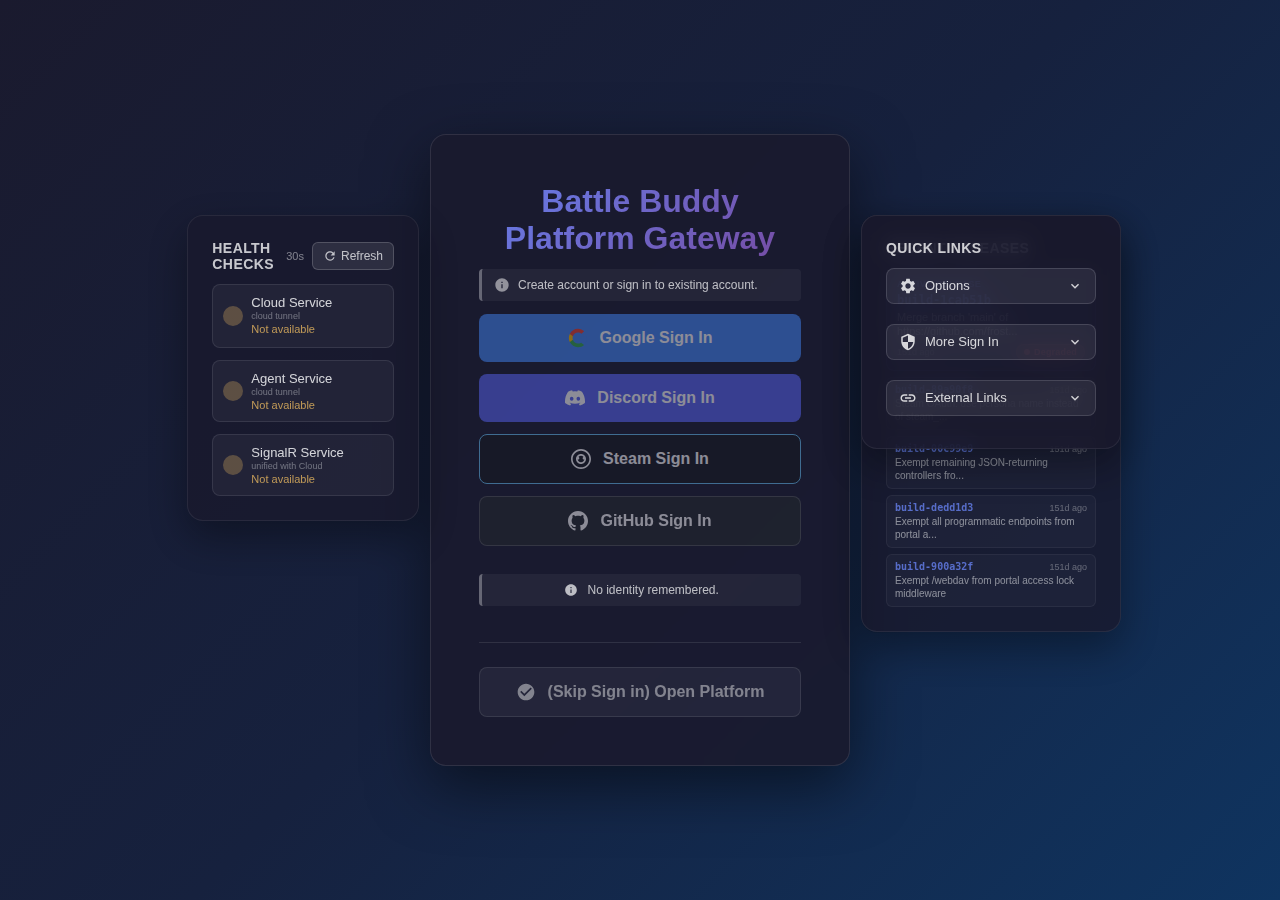
<file: gateway.html>
<!DOCTYPE html>
<html lang="en">
<head>
  <meta charset="UTF-8" />
  <meta name="viewport" content="width=device-width, initial-scale=1.0" />
  <title>Gateway - Battle Buddy Platform</title>
  <meta name="description" content="Sign in to the Battle Buddy Platform Gateway to access games, tools, and services.">
  <link rel="icon" type="image/png" href="./favicon.png">
  <link rel="apple-touch-icon" href="./favicon.png">
  <link rel="manifest" href="./manifest.json">
  <meta property="og:title" content="Battle Buddy Platform Gateway - Sign In">
  <meta property="og:description" content="Sign in to the Battle Buddy Platform Gateway to access games, tools, and services.">
  <meta property="og:type" content="website">
  <meta property="og:site_name" content="Battle Buddy Platform">
  <meta property="og:image" content="./favicon.png">
  <meta name="twitter:card" content="summary_large_image">
  <meta name="twitter:title" content="Battle Buddy Platform Gateway - Sign In">
  <meta name="twitter:description" content="Sign in to the Battle Buddy Platform Gateway to access games, tools, and services.">
  <meta name="twitter:image" content="./favicon.png">
  <link rel="stylesheet" href="./gateway-shared.css">
  <link rel="stylesheet" href="./gateway.css">
</head>
<body>
  <div style="display: flex; justify-content: center; align-items: flex-start; flex-wrap: nowrap;" class="main-layout-container">
    <div style="position: relative; display: inline-block;">
      <div class="sign-in-container">
      <h1>Battle Buddy Platform Gateway</h1>
      
      <!-- Previous Sign-In Found - Countdown -->
      <div id="previousSignInContainer" style="display: none;">
        <p class="subtitle" id="countdownMessage">Previous sign in found, signing in...</p>
        <div style="margin: 24px 0; text-align: center;">
          <div class="spinner" style="margin: 0 auto;"></div>
          <p style="margin-top: 16px; font-size: 18px; font-weight: 600;" id="countdownText">5</p>
        </div>
        <div style="margin-top: 24px;">
          <button class="modal-button secondary" onclick="cancelAutoSignIn()" style="width: 100%;">
            Cancel
          </button>
        </div>
      </div>

      <!-- Auto Sign-In Countdown -->
      <div id="autoSignInContainer" style="display: none;">
        <p class="subtitle" id="autoSignInMessage">Auto sign in starting...</p>
        <div style="margin: 24px 0; text-align: center;">
          <div class="spinner" style="margin: 0 auto;"></div>
          <p style="margin-top: 16px; font-size: 18px; font-weight: 600;" id="autoSignInCountdownText">5</p>
          <p style="margin-top: 8px; font-size: 14px; color: rgba(255, 255, 255, 0.6); display: none;" id="autoSignInPausedIndicator">(paused)</p>
        </div>
        <div style="margin-top: 24px; display: flex; gap: 8px; flex-wrap: wrap;">
          <button class="modal-button secondary" onclick="window.cancelAutoSignInCountdown()" style="flex: 1; min-width: 100px;">
            Cancel
          </button>
          <button class="modal-button" id="autoSignInPauseResumeButton" onclick="window.pauseAutoSignInCountdown()" style="flex: 1; min-width: 100px; background: rgba(255, 255, 255, 0.15); border: 1px solid rgba(255, 255, 255, 0.3);">
            Pause
          </button>
          <button class="modal-button primary" onclick="window.skipAutoSignInCountdown()" style="flex: 1; min-width: 100px;">
            Skip
          </button>
        </div>
      </div>
      
      <!-- Service Worker Install Mode -->
      <div id="serviceWorkerInstallContainer" style="display: none;">
        <h2 style="margin-bottom: 16px;">Install Service Worker</h2>
        <p class="subtitle" style="margin-bottom: 24px;">The service worker enables automatic tunnel detection and offline caching for the platform.</p>

        <div id="swInstallStatus" style="margin: 24px 0; text-align: center;">
          <div id="swInstallPending">
            <div class="spinner" style="margin: 0 auto;"></div>
            <p style="margin-top: 16px; color: rgba(255, 255, 255, 0.8);">Checking service worker status...</p>
          </div>
          <div id="swInstallReady" style="display: none;">
            <svg viewBox="0 0 24 24" style="width: 48px; height: 48px; fill: #4CAF50; margin-bottom: 12px;">
              <path d="M9 16.17L4.83 12l-1.42 1.41L9 19 21 7l-1.41-1.41z"/>
            </svg>
            <p style="color: rgba(100, 255, 100, 0.9);">Ready to install</p>
          </div>
          <div id="swInstallSuccess" style="display: none;">
            <svg viewBox="0 0 24 24" style="width: 48px; height: 48px; fill: #4CAF50; margin-bottom: 12px;">
              <path d="M9 16.17L4.83 12l-1.42 1.41L9 19 21 7l-1.41-1.41z"/>
            </svg>
            <p style="color: rgba(100, 255, 100, 0.9);" id="swSuccessMessage">Service worker installed successfully!</p>
          </div>
          <div id="swInstallError" style="display: none;">
            <svg viewBox="0 0 24 24" style="width: 48px; height: 48px; fill: #f44336; margin-bottom: 12px;">
              <path d="M12 2C6.48 2 2 6.48 2 12s4.48 10 10 10 10-4.48 10-10S17.52 2 12 2zm1 15h-2v-2h2v2zm0-4h-2V7h2v6z"/>
            </svg>
            <p style="color: rgba(255, 100, 100, 0.9);" id="swErrorMessage">Installation failed</p>
          </div>
          <div id="swNotSupported" style="display: none;">
            <svg viewBox="0 0 24 24" style="width: 48px; height: 48px; fill: #ff9800; margin-bottom: 12px;">
              <path d="M1 21h22L12 2 1 21zm12-3h-2v-2h2v2zm0-4h-2v-4h2v4z"/>
            </svg>
            <p style="color: rgba(255, 200, 100, 0.9);">Service workers are not supported in this browser.</p>
          </div>
          <div id="swAlreadyInstalled" style="display: none;">
            <svg viewBox="0 0 24 24" style="width: 48px; height: 48px; fill: #4CAF50; margin-bottom: 12px;">
              <path d="M9 16.17L4.83 12l-1.42 1.41L9 19 21 7l-1.41-1.41z"/>
            </svg>
            <p style="color: rgba(100, 255, 100, 0.9);">Service worker is already installed.</p>
          </div>
        </div>

        <div class="button-group" style="margin-top: 24px;">
          <button id="swInstallBtn" class="auth-button" onclick="doServiceWorkerInstall()" style="background: linear-gradient(135deg, #4CAF50 0%, #45a049 100%); border: none; width: 100%;">
            <svg viewBox="0 0 24 24" style="width: 20px; height: 20px; fill: currentColor;">
              <path d="M19 9h-4V3H9v6H5l7 7 7-7zM5 18v2h14v-2H5z"/>
            </svg>
            Install Service Worker
          </button>
          <button class="auth-button" onclick="closeServiceWorkerInstall()" style="background: rgba(255, 255, 255, 0.1); border: 1px solid rgba(255, 255, 255, 0.2); width: 100%; margin-top: 8px;">
            <svg viewBox="0 0 24 24" style="width: 20px; height: 20px; fill: currentColor;">
              <path d="M19 6.41L17.59 5 12 10.59 6.41 5 5 6.41 10.59 12 5 17.59 6.41 19 12 13.41 17.59 19 19 17.59 13.41 12z"/>
            </svg>
            Close
          </button>
        </div>
      </div>

      <!-- No Previous Sign-In - Show Options -->
      <div id="noSignInContainer">
        <p style="margin: 12px 0; padding: 8px 12px; background: rgba(255, 255, 255, 0.05); border-left: 3px solid rgba(255, 255, 255, 0.3); border-radius: 4px; font-size: 12px; color: rgba(255, 255, 255, 0.7); line-height: 1.4; display: flex; align-items: center; gap: 8px;">
          <svg viewBox="0 0 24 24" style="width: 16px; height: 16px; fill: rgba(255, 255, 255, 0.5); flex-shrink: 0;">
            <path d="M12 2C6.48 2 2 6.48 2 12s4.48 10 10 10 10-4.48 10-10S17.52 2 12 2zm1 15h-2v-6h2v6zm0-8h-2V7h2v2z"/>
          </svg>
          <span>Create account or sign in to existing account.</span>
        </p>
        
        <div class="button-group">
      <a href="javascript:void(0)" class="auth-button google" data-provider="google" onclick="handleSignIn('google'); return false;">
        <svg viewBox="0 0 24 24">
          <path d="M22.56 12.25c0-.78-.07-1.53-.2-2.25H12v4.26h5.92c-.26 1.37-1.04 2.53-2.21 3.31v2.77h3.57c2.08-1.92 3.28-4.74 3.28-8.09z" fill="#4285F4"/>
          <path d="M12 23c2.97 0 5.46-.98 7.28-2.66l-3.57-2.77c-.98.66-2.23 1.06-3.71 1.06-2.86 0-5.29-1.93-6.16-4.53H2.18v2.84C3.99 20.53 7.7 23 12 23z" fill="#34A853"/>
          <path d="M5.84 14.09c-.22-.66-.35-1.36-.35-2.09s.13-1.43.35-2.09V7.07H2.18C1.43 8.55 1 10.22 1 12s.43 3.45 1.18 4.93l2.85-2.22.81-.62z" fill="#FBBC05"/>
          <path d="M12 5.38c1.62 0 3.06.56 4.21 1.64l3.15-3.15C17.45 2.09 14.97 1 12 1 7.7 1 3.99 3.47 2.18 7.07l3.66 2.84c.87-2.6 3.3-4.53 6.16-4.53z" fill="#EA4335"/>
        </svg>
        Google Sign In
      </a>

      <a href="javascript:void(0)" class="auth-button discord" data-provider="discord" onclick="handleSignIn('discord'); return false;">
        <svg xmlns="http://www.w3.org/2000/svg" width="16" height="16" fill="currentColor" class="bi bi-discord" viewBox="0 0 16 16">
          <path d="M13.545 2.907a13.2 13.2 0 0 0-3.257-1.011.05.05 0 0 0-.052.025c-.141.25-.297.577-.406.833a12.2 12.2 0 0 0-3.658 0 8 8 0 0 0-.412-.833.05.05 0 0 0-.052-.025c-1.125.194-2.22.534-3.257 1.011a.04.04 0 0 0-.021.018C.356 6.024-.213 9.047.066 12.032q.003.022.021.037a13.3 13.3 0 0 0 3.995 2.02.05.05 0 0 0 .056-.019q.463-.63.818-1.329a.05.05 0 0 0-.01-.059l-.018-.011a9 9 0 0 1-1.248-.595.05.05 0 0 1-.02-.066l.015-.019q.127-.095.248-.195a.05.05 0 0 1 .051-.007c2.619 1.196 5.454 1.196 8.041 0a.05.05 0 0 1 .053.007q.121.1.248.195a.05.05 0 0 1-.004.085 8 8 0 0 1-1.249.594.05.05 0 0 0-.03.03.05.05 0 0 0 .003.041c.24.465.515.909.817 1.329a.05.05 0 0 0 .056.019 13.2 13.2 0 0 0 4.001-2.02.05.05 0 0 0 .021-.037c.334-3.451-.559-6.449-2.366-9.106a.03.03 0 0 0-.02-.019m-8.198 7.307c-.789 0-1.438-.724-1.438-1.612s.637-1.613 1.438-1.613c.807 0 1.45.73 1.438 1.613 0 .888-.637 1.612-1.438 1.612m5.316 0c-.788 0-1.438-.724-1.438-1.612s.637-1.613 1.438-1.613c.807 0 1.451.73 1.438 1.613 0 .888-.631 1.612-1.438 1.612"/>
        </svg>
        Discord Sign In
      </a>

      <a href="javascript:void(0)" class="auth-button steam" data-provider="steam" onclick="handleSignIn('steam'); return false;">
        <svg viewBox="0 0 24 24">
          <path d="M12 0C5.373 0 0 5.373 0 12s5.373 12 12 12 12-5.373 12-12S18.627 0 12 0zm0 22C6.486 22 2 17.514 2 12S6.486 2 12 2s10 4.486 10 10-4.486 10-10 10z"/>
          <path d="M8.5 9.5c-.828 0-1.5.672-1.5 1.5s.672 1.5 1.5 1.5 1.5-.672 1.5-1.5-.672-1.5-1.5-1.5zm7 0c-.828 0-1.5.672-1.5 1.5s.672 1.5 1.5 1.5 1.5-.672 1.5-1.5-.672-1.5-1.5-1.5z"/>
          <path d="M12 6c-3.314 0-6 2.686-6 6s2.686 6 6 6 6-2.686 6-6-2.686-6-6-6zm0 10c-2.209 0-4-1.791-4-4s1.791-4 4-4 4 1.791 4 4-1.791 4-4 4z"/>
        </svg>
        Steam Sign In
      </a>

      <a href="javascript:void(0)" class="auth-button github" data-provider="github" onclick="handleSignIn('github'); return false;">
        <svg viewBox="0 0 24 24">
          <path d="M12 0c-6.626 0-12 5.373-12 12 0 5.302 3.438 9.8 8.207 11.387.599.111.793-.261.793-.577v-2.234c-3.338.726-4.033-1.416-4.033-1.416-.546-1.387-1.333-1.756-1.333-1.756-1.089-.745.083-.729.083-.729 1.205.084 1.839 1.237 1.839 1.237 1.07 1.834 2.807 1.304 3.492.997.107-.775.418-1.305.762-1.604-2.665-.305-5.467-1.334-5.467-5.931 0-1.311.469-2.381 1.236-3.221-.124-.303-.535-1.524.117-3.176 0 0 1.008-.322 3.301 1.23.957-.266 1.983-.399 3.003-.404 1.02.005 2.047.138 3.006.404 2.291-1.552 3.297-1.23 3.297-1.23.653 1.653.242 2.874.118 3.176.77.84 1.235 1.911 1.235 3.221 0 4.609-2.807 5.624-5.479 5.921.43.372.823 1.102.823 2.222v3.293c0 .319.192.694.801.576 4.765-1.589 8.199-6.086 8.199-11.386 0-6.627-5.373-12-12-12z"/>
        </svg>
        GitHub Sign In
      </a>

      <!-- Sign in with Stored Token Button -->
      <div id="storedTokenSignInContainer" style="display: none; margin-top: 8px;">
        <a href="javascript:void(0)" class="auth-button stored-token" data-provider="stored-token" onclick="handleSignInWithStoredToken(); return false;">
          <svg viewBox="0 0 24 24" style="width: 20px; height: 20px; fill: currentColor;">
            <path d="M9 16.17L4.83 12l-1.42 1.41L9 19 21 7l-1.41-1.41z"/>
          </svg>
          Saved Token Sign In
        </a>
      </div>

      <!-- Token Status Indicator -->
      <div id="tokenStatusContainer" style="margin-top: 16px; display: flex; align-items: center; justify-content: center; color: rgba(255, 255, 255, 0.7); font-size: 14px; line-height: 1.5;">
        <span id="tokenStatusText" style="text-align: center;">
          Checking for saved sign-in...
        </span>
      </div>

        <div style="margin-top: 24px; padding-top: 24px; border-top: 1px solid rgba(255, 255, 255, 0.1);">
          <a href="javascript:void(0)" class="auth-button skip" data-provider="skip" onclick="handleSkipSignIn(); return false;" style="background: rgba(255, 255, 255, 0.1); border: 1px solid rgba(255, 255, 255, 0.2);">
            <svg viewBox="0 0 24 24" style="width: 20px; height: 20px; fill: currentColor;">
              <path d="M12 2C6.48 2 2 6.48 2 12s4.48 10 10 10 10-4.48 10-10S17.52 2 12 2zm-2 15l-5-5 1.41-1.41L10 14.17l7.59-7.59L19 8l-9 9z"/>
            </svg>
            (Skip Sign in) Open Platform
          </a>
        </div>

      </div>

      <div class="health-checks-panel" style="position: absolute; top: 80px; right: 100%; margin-right: 12px; min-width: 220px; max-width: 260px; background: rgba(26, 26, 46, 0.9); border-radius: 16px; padding: 24px; box-shadow: 0 16px 40px rgba(0, 0, 0, 0.4); backdrop-filter: blur(10px); border: 1px solid rgba(255, 255, 255, 0.08); opacity: 0.9; z-index: 1000;">
        <div style="display: flex; justify-content: space-between; align-items: center; margin-bottom: 12px;">
          <h3 style="margin: 0; font-size: 14px; font-weight: 600; color: rgba(255, 255, 255, 0.85); letter-spacing: 0.03em; text-transform: uppercase;">Health Checks</h3>
          <div style="display: flex; align-items: center; gap: 8px;">
            <div id="healthCheckCountdown" style="font-size: 11px; color: rgba(255, 255, 255, 0.5); min-width: 30px; text-align: right;">30s</div>
            <button id="refreshHealthChecks" onclick="refreshHealthChecks()" style="background: rgba(255, 255, 255, 0.1); border: 1px solid rgba(255, 255, 255, 0.2); border-radius: 6px; padding: 6px 10px; cursor: pointer; color: rgba(255, 255, 255, 0.8); font-size: 12px; display: flex; align-items: center; gap: 4px; transition: all 0.2s;" title="Refresh health checks">
              <svg viewBox="0 0 24 24" style="width: 14px; height: 14px; fill: currentColor;" id="refreshIcon">
                <path d="M17.65 6.35C16.2 4.9 14.21 4 12 4c-4.42 0-7.99 3.58-7.99 8s3.57 8 7.99 8c3.73 0 6.84-2.55 7.73-6h-2.08c-.82 2.33-3.04 4-5.65 4-3.31 0-6-2.69-6-6s2.69-6 6-6c1.66 0 3.14.69 4.22 1.78L13 11h7V4l-2.35 2.35z"/>
              </svg>
              Refresh
            </button>
          </div>
        </div>
        <div id="healthChecksContainer" style="display: flex; flex-direction: column; gap: 12px;">
          <div id="cloudServiceHealth" style="display: flex; align-items: center; gap: 8px; padding: 10px; background: rgba(255, 255, 255, 0.05); border-radius: 8px; border: 1px solid rgba(255, 255, 255, 0.1);">
            <div id="cloudServiceStatus" style="width: 20px; height: 20px; border-radius: 50%; background: rgba(255, 255, 255, 0.2); display: flex; align-items: center; justify-content: center; flex-shrink: 0;">
              <svg viewBox="0 0 24 24" style="width: 14px; height: 14px; fill: currentColor; display: none;" id="cloudServiceCheckmark">
                <path d="M9 16.17L4.83 12l-1.42 1.41L9 19 21 7l-1.41-1.41z"/>
              </svg>
            </div>
            <div style="flex: 1; min-width: 0;">
              <div style="font-size: 13px; font-weight: 500; color: rgba(255, 255, 255, 0.9);">Cloud Service</div>
              <div style="font-size: 9px; color: rgba(255, 255, 255, 0.4); margin-top: 1px;">cloud tunnel</div>
              <div id="cloudServiceStatusText" style="font-size: 11px; color: rgba(255, 255, 255, 0.6); margin-top: 2px;">Checking...</div>
              <div id="cloudServiceVersion" style="font-size: 9px; color: rgba(255, 255, 255, 0.4); margin-top: 2px; font-family: monospace;"></div>
            </div>
          </div>
          <div id="agentStatusHealth" style="display: flex; align-items: center; gap: 8px; padding: 10px; background: rgba(255, 255, 255, 0.05); border-radius: 8px; border: 1px solid rgba(255, 255, 255, 0.1);">
            <div id="agentStatusStatus" style="width: 20px; height: 20px; border-radius: 50%; background: rgba(255, 255, 255, 0.2); display: flex; align-items: center; justify-content: center; flex-shrink: 0;">
              <svg viewBox="0 0 24 24" style="width: 14px; height: 14px; fill: currentColor; display: none;" id="agentStatusCheckmark">
                <path d="M9 16.17L4.83 12l-1.42 1.41L9 19 21 7l-1.41-1.41z"/>
              </svg>
            </div>
            <div style="flex: 1; min-width: 0;">
              <div style="font-size: 13px; font-weight: 500; color: rgba(255, 255, 255, 0.9);">Agent Service</div>
              <div style="font-size: 9px; color: rgba(255, 255, 255, 0.4); margin-top: 1px;">cloud tunnel</div>
              <div id="agentStatusStatusText" style="font-size: 11px; color: rgba(255, 255, 255, 0.6); margin-top: 2px;">Checking...</div>
            </div>
          </div>
          <div id="signalrHealth" style="display: flex; align-items: center; gap: 8px; padding: 10px; background: rgba(255, 255, 255, 0.05); border-radius: 8px; border: 1px solid rgba(255, 255, 255, 0.1);">
            <div id="signalrStatus" style="width: 20px; height: 20px; border-radius: 50%; background: rgba(255, 255, 255, 0.2); display: flex; align-items: center; justify-content: center; flex-shrink: 0;">
              <svg viewBox="0 0 24 24" style="width: 14px; height: 14px; fill: currentColor; display: none;" id="signalrCheckmark">
                <path d="M9 16.17L4.83 12l-1.42 1.41L9 19 21 7l-1.41-1.41z"/>
              </svg>
            </div>
            <div style="flex: 1; min-width: 0;">
              <div style="font-size: 13px; font-weight: 500; color: rgba(255, 255, 255, 0.9);">SignalR Service</div>
              <div style="font-size: 9px; color: rgba(255, 255, 255, 0.4); margin-top: 1px;">unified with Cloud</div>
              <div id="signalrStatusText" style="font-size: 11px; color: rgba(255, 255, 255, 0.6); margin-top: 2px;">Checking...</div>
              <div id="signalrConnectionCount" style="font-size: 10px; color: rgba(255, 255, 255, 0.5); margin-top: 2px; display: none; font-weight: 500;">Connections: -</div>
            </div>
          </div>
        </div>
      </div>

      <div class="environment-selector-panel" style="display: none; position: absolute; top: 400px; right: 100%; margin-right: 12px; min-width: 220px; max-width: 260px; background: rgba(26, 26, 46, 0.9); border-radius: 16px; padding: 24px; box-shadow: 0 16px 40px rgba(0, 0, 0, 0.4); backdrop-filter: blur(10px); border: 1px solid rgba(255, 255, 255, 0.08); opacity: 0.9; z-index: 1000;">
        <div style="display: flex; justify-content: space-between; align-items: center; margin-bottom: 12px;">
          <h3 style="margin: 0; font-size: 14px; font-weight: 600; color: rgba(255, 255, 255, 0.85); letter-spacing: 0.03em; text-transform: uppercase;">Environment</h3>
        </div>
        <div id="environmentSelectorContainer" style="display: flex; flex-direction: column; gap: 8px;">
          <select id="environmentSelector" style="width: 100%; padding: 10px 12px; background: rgba(255, 255, 255, 0.1); border: 1px solid rgba(255, 255, 255, 0.2); border-radius: 8px; color: rgba(255, 255, 255, 0.9); font-size: 13px; font-family: inherit; cursor: pointer; outline: none; transition: all 0.2s;">
            <option value="develop">Develop</option>
            <option value="staging">Staging</option>
            <option value="test">Test</option>
            <option value="production">Production</option>
          </select>
          <div id="environmentInfo" style="padding: 10px; background: rgba(255, 255, 255, 0.05); border-radius: 8px; border: 1px solid rgba(255, 255, 255, 0.1);">
            <div style="font-size: 11px; color: rgba(255, 255, 255, 0.6); margin-top: 4px; word-break: break-all; font-family: monospace;" id="environmentUrl">-</div>
          </div>
        </div>
      </div>

      <div class="recent-releases-panel" style="position: absolute; top: 80px; left: 100%; margin-left: 12px; width: 260px; background: rgba(26, 26, 46, 0.9); border-radius: 16px; padding: 24px; box-shadow: 0 16px 40px rgba(0, 0, 0, 0.4); backdrop-filter: blur(10px); border: 1px solid rgba(255, 255, 255, 0.08); opacity: 0.9; z-index: 1000;">
        <h3 style="margin: 0 0 12px 0; font-size: 14px; font-weight: 600; color: rgba(255, 255, 255, 0.85); letter-spacing: 0.03em; text-transform: uppercase;">Recent Releases</h3>
        <div id="releasesFeedContainer" class="releases-scroll-area">
          <div style="font-size: 11px; color: rgba(255, 255, 255, 0.4);">Loading...</div>
        </div>
      </div>

      <div class="quick-links-panel" style="position: absolute; top: 80px; left: 100%; margin-left: 12px; width: 260px; background: rgba(26, 26, 46, 0.9); border-radius: 16px; padding: 24px; box-shadow: 0 16px 40px rgba(0, 0, 0, 0.4); backdrop-filter: blur(10px); border: 1px solid rgba(255, 255, 255, 0.08); opacity: 0.9; z-index: 1000;">
        <h3 style="margin: 0 0 12px 0; font-size: 14px; font-weight: 600; color: rgba(255, 255, 255, 0.85); letter-spacing: 0.03em; text-transform: uppercase;">Quick Links</h3>
        <div class="button-group">
          <div class="options-menu-container" style="margin-bottom: 8px;">
            <div class="options-menu-trigger" role="button" tabindex="0" style="background: rgba(255, 255, 255, 0.08); border: 1px solid rgba(255, 255, 255, 0.15); font-size: 13px; padding: 8px 12px; display: flex; align-items: center; justify-content: flex-start; text-align: left; border-radius: 8px; cursor: pointer; position: relative;">
              <svg viewBox="0 0 24 24" style="width: 18px; height: 18px; fill: currentColor; margin-right: 8px;">
                <path d="M19.14 12.94c.04-.3.06-.61.06-.94 0-.32-.02-.64-.07-.94l2.03-1.58a.49.49 0 0 0 .12-.61l-1.92-3.32a.488.488 0 0 0-.59-.22l-2.39.96c-.5-.38-1.03-.7-1.62-.94l-.36-2.54c-.04-.24-.24-.41-.48-.41h-3.84c-.24 0-.43.17-.47.41l-.36 2.54c-.59.24-1.13.57-1.62.94l-2.39-.96c-.22-.08-.47 0-.59.22L2.74 8.87c-.12.21-.08.47.12.61l2.03 1.58c-.05.3-.07.62-.07.94s.02.64.07.94l-2.03 1.58a.49.49 0 0 0-.12.61l1.92 3.32c.12.22.37.29.59.22l2.39-.96c.5.38 1.03.7 1.62.94l.36 2.54c.05.24.24.41.48.41h3.84c.24 0 .44-.17.47-.41l.36-2.54c.59-.24 1.13-.56 1.62-.94l2.39.96c.22.08.47 0 .59-.22l1.92-3.32c.12-.22.07-.47-.12-.61l-2.01-1.58zM12 15.6c-1.98 0-3.6-1.62-3.6-3.6s1.62-3.6 3.6-3.6 3.6 1.62 3.6 3.6-1.62 3.6-3.6 3.6z"/>
              </svg>
              <span>Options</span>
              <svg viewBox="0 0 24 24" class="options-menu-arrow" style="width: 16px; height: 16px; fill: currentColor; margin-left: auto;">
                <path d="M7.41 8.59L12 13.17l4.59-4.58L18 10l-6 6-6-6 1.41-1.41z"/>
              </svg>
            </div>
            <div class="options-menu-dropdown">
              <div class="quick-links-options" style="padding: 8px 4px;">
                <label class="quick-links-option disabled-option">
                  <input type="checkbox" checked disabled />
                  <span>Remember me</span>
                </label>
                <label class="quick-links-option">
                  <input type="checkbox" id="preferPortalCheckbox" checked />
                  <span>Prefer Portal</span>
                </label>
                <label class="quick-links-option developer-option" style="display: none;">
                  <input type="checkbox" id="preferTokenCheckbox" />
                  <span>Prefer Long Remember Token</span>
                </label>
                <label class="quick-links-option">
                  <input type="checkbox" id="preferAutoSignInCheckbox" />
                  <span>Prefer Auto Sign In</span>
                </label>
                <label class="quick-links-option">
                  <input type="checkbox" id="skipCountdownCheckbox" />
                  <span>Skip Countdown</span>
                </label>
                <label class="quick-links-option developer-option" style="display: none;">
                  <input type="checkbox" id="debugModeCheckbox" />
                  <span>Debug Mode</span>
                </label>
                <div id="debugEditLinkContainer" style="display: none; margin-top: 6px;">
                  <a id="debugEditLink" href="https://github.com/frostebite/WebPlatform/blob/main/github-pages-deploy/gateway.html" target="_blank" rel="noopener noreferrer" class="quick-links-edit-link" title="View gateway.html on GitHub">
                    <svg viewBox="0 0 24 24" style="width: 12px; height: 12px; fill: currentColor;">
                      <path d="M3 17.25V21h3.75L17.81 9.94l-3.75-3.75L3 17.25zm2.92 2.83H5v-.92l9.06-9.06.92.92-9.06 9.06zM20.71 7.04a1 1 0 0 0 0-1.41L18.37 3.29a1 1 0 0 0-1.41 0l-1.5 1.5 3.75 3.75 1.5-1.5z"/>
                    </svg>
                    Edit gateway.html
                  </a>
                </div>
              </div>
            </div>
          </div>
          <div class="more-sign-in-menu-container" style="margin-bottom: 8px;">
            <div class="more-sign-in-menu-trigger" role="button" tabindex="0" style="background: rgba(255, 255, 255, 0.08); border: 1px solid rgba(255, 255, 255, 0.15); font-size: 13px; padding: 8px 12px; display: flex; align-items: center; justify-content: flex-start; text-align: left; border-radius: 8px; cursor: pointer; position: relative;">
              <svg viewBox="0 0 24 24" style="width: 18px; height: 18px; fill: currentColor; margin-right: 8px;">
                <path d="M12 1L3 5v6c0 5.55 3.84 10.74 9 12 5.16-1.26 9-6.45 9-12V5l-9-4zm0 10.99h7c-.53 4.12-3.28 7.79-7 8.94V12H5V6.3l7-3.11v8.8z"/>
              </svg>
              <span>More Sign In</span>
              <svg viewBox="0 0 24 24" class="more-sign-in-menu-arrow" style="width: 16px; height: 16px; fill: currentColor; margin-left: auto;">
                <path d="M7.41 8.59L12 13.17l4.59-4.58L18 10l-6 6-6-6 1.41-1.41z"/>
              </svg>
            </div>
            <div class="more-sign-in-menu-dropdown">
              <a href="javascript:void(0)" class="auth-button token more-sign-in-menu-item" data-provider="token" onclick="handleTokenSignIn(); return false;" style="background: rgba(100, 200, 255, 0.2); border: 1px solid rgba(100, 200, 255, 0.4); margin-top: 4px; font-size: 13px; padding: 8px 12px; justify-content: flex-start; text-align: left; border-radius: 8px;">
                <svg viewBox="0 0 24 24" style="width: 18px; height: 18px; fill: currentColor;">
                  <path d="M12 1L3 5v6c0 5.55 3.84 10.74 9 12 5.16-1.26 9-6.45 9-12V5l-9-4zm0 10.99h7c-.53 4.12-3.28 7.79-7 8.94V12H5V6.3l7-3.11v8.8z"/>
                </svg>
                New Token Sign In
              </a>
              <a href="steam://launch/2153520/option1/" class="auth-button steamapp more-sign-in-menu-item" data-provider="steam-sdk" style="background: rgba(255, 255, 255, 0.08); border: 1px solid rgba(255, 255, 255, 0.15); margin-top: 4px; font-size: 13px; padding: 8px 12px; justify-content: flex-start; text-align: left; border-radius: 8px;" title="Sign in with Steam SDK">
                <svg viewBox="0 0 24 24" style="width: 18px; height: 18px; fill: currentColor;">
                  <path d="M12 0C5.373 0 0 5.373 0 12s5.373 12 12 12 12-5.373 12-12S18.627 0 12 0zm0 22C6.486 22 2 17.514 2 12S6.486 2 12 2s10 4.486 10 10-4.486 10-10 10z"/>
                  <path d="M8.5 9.5c-.828 0-1.5.672-1.5 1.5s.672 1.5 1.5 1.5 1.5-.672 1.5-1.5-.672-1.5-1.5-1.5z"/>
                  <path d="M15.5 9.5c-.828 0-1.5.672-1.5 1.5s.672 1.5 1.5 1.5 1.5-.672 1.5-1.5-.672-1.5-1.5-1.5z"/>
                  <path d="M12 6c-3.314 0-6 2.686-6 6s2.686 6 6 6 6-2.686 6-6-2.686-6-6-6zm0 10c-2.209 0-4-1.791-4-4s1.791-4 4-4 4 1.791 4 4-1.791 4-4 4z"/>
                </svg>
                Steam SDK Sign In
              </a>
              <a href="steam://launch/2153520/option2/" class="auth-button github more-sign-in-menu-item" data-provider="github-sdk" style="background: rgba(255, 255, 255, 0.08); border: 1px solid rgba(255, 255, 255, 0.15); margin-top: 4px; font-size: 13px; padding: 8px 12px; justify-content: flex-start; text-align: left; border-radius: 8px;" title="Sign in with GitHub SDK">
                <svg viewBox="0 0 24 24" style="width: 18px; height: 18px; fill: currentColor;">
                  <path d="M12 0c-6.626 0-12 5.373-12 12 0 5.302 3.438 9.8 8.207 11.387.599.111.793-.261.793-.577v-2.234c-3.338.726-4.033-1.416-4.033-1.416-.546-1.387-1.333-1.756-1.333-1.756-1.089-.745.083-.729.083-.729 1.205.084 1.839 1.237 1.839 1.237 1.07 1.834 2.807 1.304 3.492.997.107-.775.418-1.305.762-1.604-2.665-.305-5.467-1.334-5.467-5.931 0-1.311.469-2.381 1.236-3.221-.124-.303-.535-1.524.117-3.176 0 0 1.008-.322 3.301 1.23.957-.266 1.983-.399 3.003-.404 1.02.005 2.047.138 3.006.404 2.291-1.552 3.297-1.23 3.297-1.23.653 1.653.242 2.874.118 3.176.77.84 1.235 1.911 1.235 3.221 0 4.609-2.807 5.624-5.479 5.921.43.372.823 1.102.823 2.222v3.293c0 .319.192.694.801.576 4.765-1.589 8.199-6.086 8.199-11.386 0-6.627-5.373-12-12-12z"/>
                </svg>
                GitHub SDK Sign In
              </a>
            </div>
          </div>
          <div class="external-links-menu-container" style="margin-bottom: 8px;">
            <div class="external-links-menu-trigger" style="background: rgba(255, 255, 255, 0.08); border: 1px solid rgba(255, 255, 255, 0.15); font-size: 13px; padding: 8px 12px; display: flex; align-items: center; justify-content: flex-start; text-align: left; border-radius: 8px; cursor: pointer; position: relative;">
              <svg viewBox="0 0 24 24" style="width: 18px; height: 18px; fill: currentColor; margin-right: 8px;">
                <path d="M3.9 12c0-1.71 1.39-3.1 3.1-3.1h4V7H7c-2.76 0-5 2.24-5 5s2.24 5 5 5h4v-1.9H7c-1.71 0-3.1-1.39-3.1-3.1zM8 13h8v-2H8v2zm9-6h-4v1.9h4c1.71 0 3.1 1.39 3.1 3.1s-1.39 3.1-3.1 3.1h-4V17h4c2.76 0 5-2.24 5-5s-2.24-5-5-5z"/>
              </svg>
              <span>External Links</span>
              <svg viewBox="0 0 24 24" style="width: 16px; height: 16px; fill: currentColor; margin-left: auto;" class="external-links-menu-arrow">
                <path d="M7.41 8.59L12 13.17l4.59-4.58L18 10l-6 6-6-6 1.41-1.41z"/>
              </svg>
            </div>
            <div class="external-links-menu-dropdown">
              <a href="https://github.com/frostebite/WebPlatform/actions" target="_blank" rel="noopener noreferrer" class="auth-button external-links-menu-item" style="background: rgba(255, 255, 255, 0.08); border: 1px solid rgba(255, 255, 255, 0.15); margin-top: 4px; font-size: 13px; padding: 8px 12px; justify-content: flex-start; text-align: left; border-radius: 8px;">
                <svg viewBox="0 0 24 24" style="width: 18px; height: 18px; fill: currentColor;">
                  <path d="M12 0c-6.626 0-12 5.373-12 12 0 5.302 3.438 9.8 8.207 11.387.599.111.793-.261.793-.577v-2.234c-3.338.726-4.033-1.416-4.033-1.416-.546-1.387-1.333-1.756-1.333-1.756-1.089-.745.083-.729.083-.729 1.205.084 1.839 1.237 1.839 1.237 1.07 1.834 2.807 1.304 3.492.997.107-.775.418-1.305.762-1.604-2.665-.305-5.467-1.334-5.467-5.931 0-1.311.469-2.381 1.236-3.221-.124-.303-.535-1.524.117-3.176 0 0 1.008-.322 3.301 1.23.957-.266 1.983-.399 3.003-.404 1.02.005 2.047.138 3.006.404 2.291-1.552 3.297-1.23 3.297-1.23.653 1.653.242 2.874.118 3.176.77.84 1.235 1.911 1.235 3.221 0 4.609-2.807 5.624-5.479 5.921.43.372.823 1.102.823 2.222v3.293c0 .319.192.694.801.576 4.765-1.589 8.199-6.086 8.199-11.386 0-6.627-5.373-12-12-12z"/>
                </svg>
                WebPlatform Actions
              </a>
              <a href="https://github.com/frostebite/GameClient/actions" target="_blank" rel="noopener noreferrer" class="auth-button external-links-menu-item" style="background: rgba(255, 255, 255, 0.08); border: 1px solid rgba(255, 255, 255, 0.15); margin-top: 4px; font-size: 13px; padding: 8px 12px; justify-content: flex-start; text-align: left; border-radius: 8px;">
                <svg viewBox="0 0 24 24" style="width: 18px; height: 18px; fill: currentColor;">
                  <path d="M12 0c-6.626 0-12 5.373-12 12 0 5.302 3.438 9.8 8.207 11.387.599.111.793-.261.793-.577v-2.234c-3.338.726-4.033-1.416-4.033-1.416-.546-1.387-1.333-1.756-1.333-1.756-1.089-.745.083-.729.083-.729 1.205.084 1.839 1.237 1.839 1.237 1.07 1.834 2.807 1.304 3.492.997.107-.775.418-1.305.762-1.604-2.665-.305-5.467-1.334-5.467-5.931 0-1.311.469-2.381 1.236-3.221-.124-.303-.535-1.524.117-3.176 0 0 1.008-.322 3.301 1.23.957-.266 1.983-.399 3.003-.404 1.02.005 2.047.138 3.006.404 2.291-1.552 3.297-1.23 3.297-1.23.653 1.653.242 2.874.118 3.176.77.84 1.235 1.911 1.235 3.221 0 4.609-2.807 5.624-5.479 5.921.43.372.823 1.102.823 2.222v3.293c0 .319.192.694.801.576 4.765-1.589 8.199-6.086 8.199-11.386 0-6.627-5.373-12-12-12z"/>
                </svg>
                GameClient Actions
              </a>
              <a href="javascript:void(0)" class="auth-button external-links-menu-item disabled" style="opacity: 0.5; cursor: not-allowed; pointer-events: none; background: rgba(255, 255, 255, 0.08); border: 1px solid rgba(255, 255, 255, 0.15); margin-top: 4px; font-size: 13px; padding: 8px 12px; justify-content: flex-start; text-align: left; border-radius: 8px;" title="Coming soon">
                <svg viewBox="0 0 24 24" style="width: 18px; height: 18px; fill: currentColor;">
                  <path d="M12 2C6.48 2 2 6.48 2 12s4.48 10 10 10 10-4.48 10-10S17.52 2 12 2zm-2 15l-5-5 1.41-1.41L10 14.17l7.59-7.59L19 8l-9 9z"/>
                </svg>
                Launch AOO
              </a>
              <a href="steam://launch/2153520/" class="auth-button external-links-menu-item" style="background: rgba(255, 255, 255, 0.08); border: 1px solid rgba(255, 255, 255, 0.15); margin-top: 4px; font-size: 13px; padding: 8px 12px; justify-content: flex-start; text-align: left; border-radius: 8px;">
                <svg viewBox="0 0 24 24" style="width: 18px; height: 18px; fill: currentColor;">
                  <path d="M12 2C6.48 2 2 6.48 2 12s4.48 10 10 10 10-4.48 10-10S17.52 2 12 2zm-2 15l-5-5 1.41-1.41L10 14.17l7.59-7.59L19 8l-9 9z"/>
                </svg>
                Launch AOO SDK
              </a>
              <a href="steam://launch/3687660/" class="auth-button external-links-menu-item" style="background: rgba(255, 255, 255, 0.08); border: 1px solid rgba(255, 255, 255, 0.15); margin-top: 4px; font-size: 13px; padding: 8px 12px; justify-content: flex-start; text-align: left; border-radius: 8px;">
                <svg viewBox="0 0 24 24" style="width: 18px; height: 18px; fill: currentColor;">
                  <path d="M12 2C6.48 2 2 6.48 2 12s4.48 10 10 10 10-4.48 10-10S17.52 2 12 2zm-2 15l-5-5 1.41-1.41L10 14.17l7.59-7.59L19 8l-9 9z"/>
                </svg>
                Launch TOW
              </a>
              <a href="steam://launch/365670/" class="auth-button external-links-menu-item" style="background: rgba(255, 255, 255, 0.08); border: 1px solid rgba(255, 255, 255, 0.15); margin-top: 4px; font-size: 13px; padding: 8px 12px; justify-content: flex-start; text-align: left; border-radius: 8px;">
                <svg viewBox="0 0 24 24" style="width: 18px; height: 18px; fill: currentColor;">
                  <path d="M12 2C6.48 2 2 6.48 2 12s4.48 10 10 10 10-4.48 10-10S17.52 2 12 2zm-2 15l-5-5 1.41-1.41L10 14.17l7.59-7.59L19 8l-9 9z"/>
                </svg>
                Launch Blender
              </a>
              <a href="javascript:void(0)" class="auth-button external-links-menu-item disabled" style="opacity: 0.5; cursor: not-allowed; pointer-events: none; background: rgba(255, 255, 255, 0.08); border: 1px solid rgba(255, 255, 255, 0.15); margin-top: 4px; font-size: 13px; padding: 8px 12px; justify-content: flex-start; text-align: left; border-radius: 8px;" title="Coming soon">
                <svg viewBox="0 0 24 24" style="width: 18px; height: 18px; fill: currentColor;">
                  <path d="M12 2C6.48 2 2 6.48 2 12s4.48 10 10 10 10-4.48 10-10S17.52 2 12 2zm-2 15l-5-5 1.41-1.41L10 14.17l7.59-7.59L19 8l-9 9z"/>
                </svg>
                Launch Blender SDK
              </a>
              <a href="https://www.meshy.ai/@fisher_m_uksf" target="_blank" rel="noopener noreferrer" class="auth-button external-links-menu-item" style="background: rgba(255, 255, 255, 0.08); border: 1px solid rgba(255, 255, 255, 0.15); margin-top: 4px; font-size: 13px; padding: 8px 12px; justify-content: flex-start; text-align: left; border-radius: 8px;">
                <svg viewBox="0 0 24 24" style="width: 18px; height: 18px; fill: currentColor;">
                  <path d="M12 2C6.48 2 2 6.48 2 12s4.48 10 10 10 10-4.48 10-10S17.52 2 12 2zm0 18c-4.41 0-8-3.59-8-8s3.59-8 8-8 8 3.59 8 8-3.59 8-8 8z"/>
                </svg>
                Meshy
              </a>
              <a href="https://suno.com/@frostebite" target="_blank" rel="noopener noreferrer" class="auth-button external-links-menu-item" style="background: rgba(255, 255, 255, 0.08); border: 1px solid rgba(255, 255, 255, 0.15); margin-top: 4px; font-size: 13px; padding: 8px 12px; justify-content: flex-start; text-align: left; border-radius: 8px;">
                <svg viewBox="0 0 24 24" style="width: 18px; height: 18px; fill: currentColor;">
                  <path d="M12 2C6.48 2 2 6.48 2 12s4.48 10 10 10 10-4.48 10-10S17.52 2 12 2zm0 18c-4.41 0-8-3.59-8-8s3.59-8 8-8 8 3.59 8 8-3.59 8-8 8z"/>
                </svg>
                Suno
              </a>
            </div>
          </div>
        </div>
      </div>

      <div class="remembered-tokens-panel" style="display: none; position: absolute; top: 400px; left: 100%; margin-left: 12px; width: 260px; background: rgba(26, 26, 46, 0.9); border-radius: 16px; padding: 24px; box-shadow: 0 16px 40px rgba(0, 0, 0, 0.4); backdrop-filter: blur(10px); border: 1px solid rgba(255, 255, 255, 0.08); opacity: 0.9; z-index: 1000;">
        <h3 style="margin: 0 0 16px 0; font-size: 14px; font-weight: 600; color: rgba(255, 255, 255, 0.85); letter-spacing: 0.03em; text-transform: uppercase;">Remembered Tokens</h3>
        
        <!-- Remembered Tokens List -->
        <div id="rememberedTokensContainer" style="display: none;">
          <div id="rememberedTokensList" style="display: flex; flex-direction: column; gap: 12px;">
            <!-- Tokens will be dynamically inserted here -->
          </div>
        </div>

      </div>
    </div>
  </div>

  <!-- Token Sign-In Modal -->
  <div id="tokenModal" class="modal-overlay">
    <div class="modal-content">
      <div class="modal-header">
        <h2 class="modal-title">Sign in with Token</h2>
        <button class="modal-close" onclick="closeTokenModal()">&times;</button>
      </div>
      <div class="modal-body">
        <p style="margin-bottom: 16px; color: rgba(255, 255, 255, 0.8);">Enter your authentication token to sign in:</p>
        <input 
          type="text" 
          id="tokenInput" 
          placeholder="Enter your token here" 
          style="width: 100%; padding: 12px; border: 1px solid rgba(255, 255, 255, 0.2); border-radius: 6px; background: rgba(255, 255, 255, 0.1); color: #ffffff; font-size: 14px; font-family: inherit; box-sizing: border-box;"
          autocomplete="off"
        />
        <label style="display: flex; align-items: center; gap: 8px; cursor: pointer; color: rgba(255, 255, 255, 0.8); font-size: 14px; margin-top: 12px;">
          <input 
            type="checkbox" 
            id="rememberTokenCheckbox"
            style="width: 16px; height: 16px; cursor: pointer;"
          />
          <span>Remember this token</span>
        </label>
        <p style="margin-top: 12px; font-size: 12px; color: rgba(255, 255, 255, 0.6);">Your token will be securely sent to the authentication server.</p>
      </div>
      <div class="modal-actions">
        <button class="modal-button secondary" onclick="closeTokenModal()">Cancel</button>
        <button class="modal-button primary" onclick="submitToken()">Sign In</button>
      </div>
    </div>
  </div>

  <!-- Error Modal -->
  <div id="errorModal" class="modal-overlay">
    <div class="modal-content">
      <div class="modal-header">
        <h2 class="modal-title">Error</h2>
        <button class="modal-close" onclick="closeErrorModal()">&times;</button>
      </div>
      <div class="modal-body" id="errorModalBody"></div>
      <div class="modal-actions">
        <button class="modal-button secondary" onclick="closeErrorModal()">Close</button>
        <button class="modal-button primary" onclick="copyErrorToClipboard()">Copy Error</button>
      </div>
    </div>
  </div>

  <script src="./gateway-shared.js"></script>
  <script src="./gateway.js"></script>
</body>
</html>
</file>
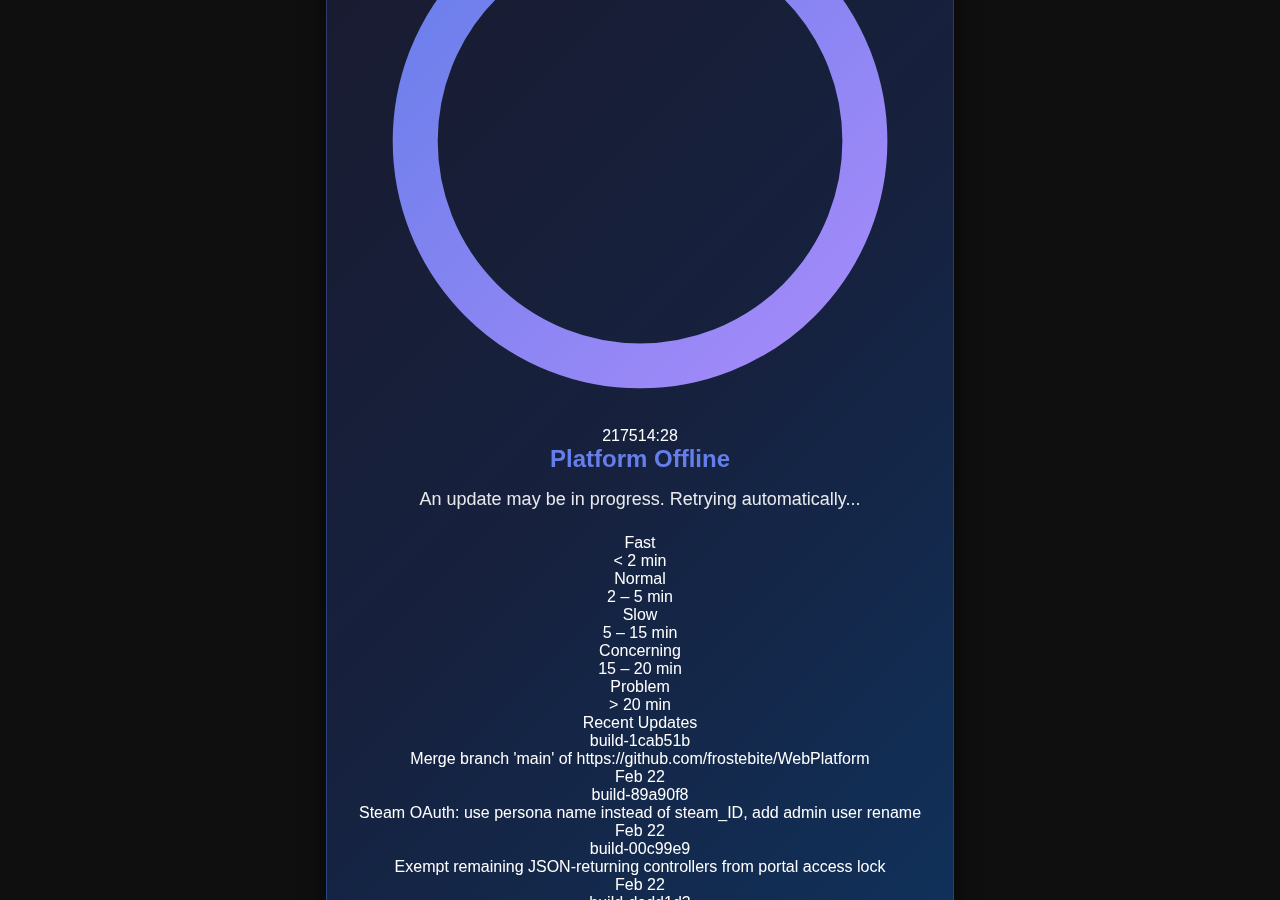
<file: portal.html>
<!DOCTYPE html>
<html lang="en">
<head>
  <meta charset="UTF-8" />
  <meta name="viewport" content="width=device-width, initial-scale=1.0" />
  <title>Battle Buddy Platform</title>
  <meta name="description" content="Battle Buddy Platform portal loaded through the secure gateway tunnel.">
  <link rel="icon" type="image/png" href="./favicon.png">
  <link rel="apple-touch-icon" href="./favicon.png">
  <link rel="manifest" href="./manifest.json">
  <meta property="og:title" content="Battle Buddy Platform Portal">
  <meta property="og:description" content="Battle Buddy Platform portal loaded through the secure gateway tunnel.">
  <meta property="og:type" content="website">
  <meta property="og:site_name" content="Battle Buddy Platform">
  <meta property="og:image" content="./favicon.png">
  <meta name="twitter:card" content="summary_large_image">
  <meta name="twitter:title" content="Battle Buddy Platform Portal">
  <meta name="twitter:description" content="Battle Buddy Platform portal loaded through the secure gateway tunnel.">
  <meta name="twitter:image" content="./favicon.png">
  <link rel="stylesheet" href="./portal.css">
</head>
<body>
  <div class="iframe-container">
    <div id="loadingOverlay" class="loading-overlay">
      <div class="spinner"></div>
      <p>Loading platform...</p>
    </div>
    <iframe id="tunnelFrame" src="" title="Battle Buddy Platform" allow="clipboard-write; microphone"></iframe>
  </div>

  <!-- Toast notification container -->
  <div id="toastContainer" class="toast-container"></div>

  <!-- Countdown UI for tunnel refresh -->
  <div id="countdownOverlay" class="countdown-overlay hidden">
    <div class="countdown-content">
      <h2>New Tunnel Address Found</h2>
      <p>Refreshing portal in <span id="countdownSeconds">10</span> seconds...</p>
      <div class="countdown-buttons">
        <button id="pauseCountdownBtn" class="countdown-button">Pause</button>
        <button id="refreshNowBtn" class="countdown-button primary">Refresh Now</button>
      </div>
    </div>
  </div>

  <!-- Platform updating / offline overlay -->
  <div id="connectionFailureOverlay" class="countdown-overlay hidden">
    <div class="countdown-content updating-content">
      <div id="updatingSpinner" class="updating-spinner">
        <svg viewBox="0 0 50 50" class="spinner-svg">
          <defs>
            <linearGradient id="spinnerGradient" x1="0%" y1="0%" x2="100%" y2="100%">
              <stop offset="0%" style="stop-color:#667eea">
                <animate attributeName="stop-color" values="#667eea;#a78bfa;#667eea" dur="3s" repeatCount="indefinite"/>
              </stop>
              <stop offset="100%" style="stop-color:#a78bfa">
                <animate attributeName="stop-color" values="#a78bfa;#667eea;#a78bfa" dur="3s" repeatCount="indefinite"/>
              </stop>
            </linearGradient>
          </defs>
          <circle cx="25" cy="25" r="20" fill="none" stroke="rgba(255,255,255,0.08)" stroke-width="4"/>
          <circle cx="25" cy="25" r="20" fill="none" stroke="url(#spinnerGradient)" stroke-width="4" stroke-linecap="round" class="spinner-arc"/>
        </svg>
        <span id="updatingTimeRemaining" class="spinner-time">0:00</span>
      </div>
      <h2 id="connectionFailureTitle">Platform Updating</h2>
      <p id="connectionFailureMessage">An update may be in progress. Checking for availability...</p>
      <div id="updatingSteps" class="updating-steps-bar">
        <div class="bar-segment seg-fast active" data-step="0">
          <div class="bar-fill"></div>
          <div class="bar-label">Fast</div>
          <div class="bar-range">&lt; 2 min</div>
        </div>
        <div class="bar-segment seg-normal" data-step="1">
          <div class="bar-fill"></div>
          <div class="bar-label">Normal</div>
          <div class="bar-range">2 &ndash; 5 min</div>
        </div>
        <div class="bar-segment seg-slow" data-step="2">
          <div class="bar-fill"></div>
          <div class="bar-label">Slow</div>
          <div class="bar-range">5 &ndash; 15 min</div>
        </div>
        <div class="bar-segment seg-concern" data-step="3">
          <div class="bar-fill"></div>
          <div class="bar-label">Concerning</div>
          <div class="bar-range">15 &ndash; 20 min</div>
        </div>
        <div class="bar-segment seg-problem" data-step="4">
          <div class="bar-fill"></div>
          <div class="bar-label">Problem</div>
          <div class="bar-range">&gt; 20 min</div>
        </div>
      </div>
      <div id="recentUpdatesTimeline" class="recent-updates-timeline hidden">
        <div class="timeline-header">Recent Updates</div>
        <div id="timelineEntries" class="timeline-entries"></div>
      </div>
      <div id="updatingExtraMessage" class="updating-extra-message hidden"></div>
      <div class="countdown-buttons">
        <button id="retryNowBtn" class="countdown-button primary">Force Retry</button>
      </div>
    </div>
  </div>

  <!-- History Panel (shown when holding space) -->
  <div class="history-panel" style="display: none; position: absolute; top: 80px; right: 100%; margin-right: 12px; min-width: 220px; max-width: 260px; background: rgba(26, 26, 46, 0.9); border-radius: 16px; padding: 24px; box-shadow: 0 16px 40px rgba(0, 0, 0, 0.4); backdrop-filter: blur(10px); border: 1px solid rgba(255, 255, 255, 0.08); opacity: 0.9; z-index: 10000;">
    <div style="display: flex; justify-content: space-between; align-items: center; margin-bottom: 12px;">
      <h3 style="margin: 0; font-size: 14px; font-weight: 600; color: rgba(255, 255, 255, 0.85); letter-spacing: 0.03em; text-transform: uppercase;">History</h3>
    </div>
    <div id="historyContainer" style="display: flex; flex-direction: column; gap: 8px;">
      <!-- History entries will be rendered here -->
    </div>
  </div>

  <script src="./gateway-shared.js"></script>
  <script src="./portal.js"></script>
</body>
</html>
</file>
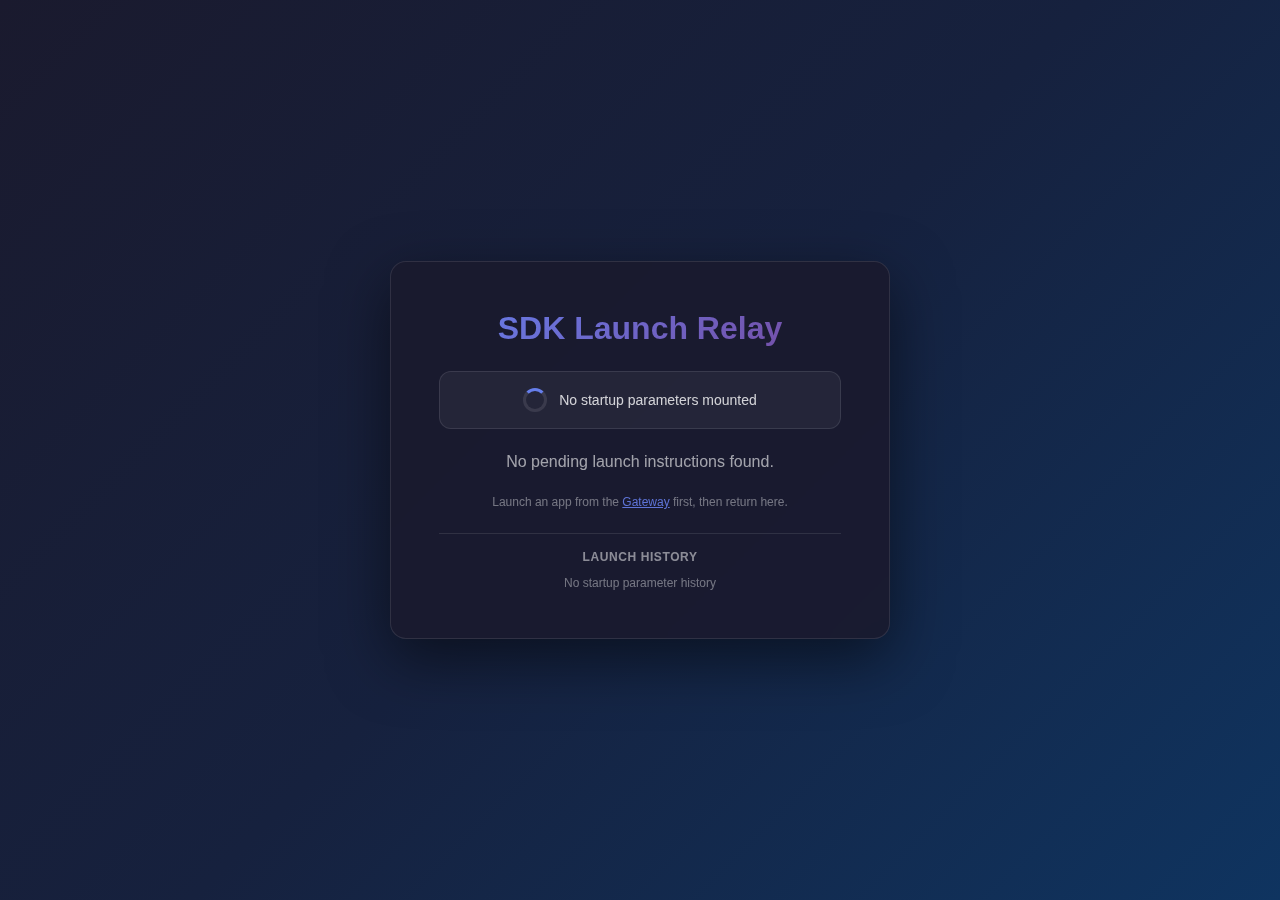
<file: sdk-start.html>
<!DOCTYPE html>
<html lang="en">
<head>
  <meta charset="UTF-8" />
  <meta name="viewport" content="width=device-width, initial-scale=1.0" />
  <title>SDK Start - Battle Buddy Platform</title>
  <meta name="description" content="Launch parameter relay for the SDK Hub.">
  <link rel="icon" type="image/png" href="./favicon.png">
  <link rel="apple-touch-icon" href="./favicon.png">
  <link rel="stylesheet" href="./gateway-shared.css">
  <link rel="stylesheet" href="./sdk-start.css">
</head>
<body>
  <div class="callback-container" style="max-width: 500px;">
    <h1>SDK Launch Relay</h1>

    <!-- Connection Status -->
    <div id="connectionStatus" class="sdk-status-panel">
      <div class="sdk-status-indicator">
        <div class="spinner" id="statusSpinner" style="width: 24px; height: 24px; border-width: 3px; margin: 0;"></div>
        <span id="statusText">Waiting for SDK Hub...</span>
      </div>
    </div>

    <!-- Pending Launch Info -->
    <div id="pendingLaunchPanel" style="display: none;">
      <div class="sdk-launch-card pending">
        <div class="sdk-launch-label" id="pendingLaunchLabel">--</div>
        <div class="sdk-launch-app" id="pendingLaunchApp">--</div>
        <div class="sdk-launch-time" id="pendingLaunchTime">--</div>
        <div class="sdk-launch-stale" id="pendingLaunchStale" style="display: none;">
          This entry is older than 5 minutes. It may be from a previous session.
        </div>
      </div>
    </div>

    <!-- No Pending Launches -->
    <div id="noPendingPanel" style="display: none;">
      <p style="text-align: center; color: rgba(255, 255, 255, 0.6); margin: 24px 0;">
        No pending launch instructions found.
      </p>
      <p style="text-align: center; color: rgba(255, 255, 255, 0.4); font-size: 12px;">
        Launch an app from the <a href="./gateway.html" style="color: rgba(102, 126, 234, 0.9);">Gateway</a> first, then return here.
      </p>
    </div>

    <!-- Success Message -->
    <div id="successPanel" style="display: none;">
      <div style="text-align: center; margin: 24px 0;">
        <svg viewBox="0 0 24 24" style="width: 48px; height: 48px; fill: #4CAF50;">
          <path d="M9 16.17L4.83 12l-1.42 1.41L9 19 21 7l-1.41-1.41z"/>
        </svg>
        <p style="color: rgba(100, 255, 100, 0.9); margin-top: 12px;" id="successMessage">
          Launch parameters sent to SDK Hub!
        </p>
        <p style="color: rgba(255, 255, 255, 0.4); font-size: 12px; margin-top: 8px;">
          You can close this tab. The SDK Hub will proceed with the launch.
        </p>
      </div>
    </div>

    <!-- Error Message -->
    <div id="errorPanel" style="display: none;">
      <div style="text-align: center; margin: 24px 0;">
        <svg viewBox="0 0 24 24" style="width: 48px; height: 48px; fill: #f44336;">
          <path d="M12 2C6.48 2 2 6.48 2 12s4.48 10 10 10 10-4.48 10-10S17.52 2 12 2zm1 15h-2v-2h2v2zm0-4h-2V7h2v6z"/>
        </svg>
        <p style="color: rgba(255, 100, 100, 0.9); margin-top: 12px;" id="errorMessage">
          Failed to connect to SDK Hub.
        </p>
      </div>
    </div>

    <!-- Launch History -->
    <div id="historyPanel" style="margin-top: 24px; border-top: 1px solid rgba(255, 255, 255, 0.1); padding-top: 16px;">
      <h3 style="font-size: 12px; text-transform: uppercase; letter-spacing: 0.05em; color: rgba(255, 255, 255, 0.5); margin-bottom: 12px;">Launch History</h3>
      <div id="historyList">
        <!-- Dynamically populated -->
      </div>
    </div>
  </div>

  <!-- Error Modal (required by gateway-shared.js) -->
  <div id="errorModal" class="modal-overlay">
    <div class="modal-content">
      <div class="modal-header">
        <h2 class="modal-title">Error</h2>
        <button class="modal-close" onclick="closeErrorModal()">&times;</button>
      </div>
      <div class="modal-body" id="errorModalBody"></div>
      <div class="modal-actions">
        <button class="modal-button secondary" onclick="closeErrorModal()">Close</button>
      </div>
    </div>
  </div>

  <script src="./gateway-shared.js"></script>
  <script src="./sdk-start.js"></script>
</body>
</html>
</file>
<file: gateway-callback.css>
/* Gateway-callback-specific styles */
/* (All shared styles are in gateway-shared.css) */
</file>
<file: gateway.css>
/* Gateway-specific styles */

/* Gateway-specific button group - scoped to gateway.html */
.sign-in-container .button-group,
.quick-links-panel .button-group {
  display: flex;
  flex-direction: column;
  gap: 12px;
  overflow: visible;
}

/* (tabs removed - options moved to foldout dropdown) */

.quick-links-options {
  display: flex;
  flex-direction: column;
  gap: 10px;
  margin-top: 4px;
}

.quick-links-option {
  display: flex;
  align-items: center;
  gap: 8px;
  cursor: pointer;
  color: rgba(255, 255, 255, 0.8);
  font-size: 13px;
}

.quick-links-option input {
  width: 16px;
  height: 16px;
  cursor: pointer;
}

.quick-links-option.disabled-option {
  cursor: default;
  opacity: 0.6;
}

.quick-links-option.disabled-option input {
  cursor: not-allowed;
}

.quick-links-edit-link {
  display: inline-flex;
  align-items: center;
  gap: 6px;
  padding: 4px 8px;
  border-radius: 999px;
  font-size: 11px;
  color: rgba(255, 255, 255, 0.85);
  text-decoration: none;
  background: rgba(255, 255, 255, 0.12);
  border: 1px solid rgba(255, 255, 255, 0.2);
}

.auth-button {
  display: flex;
  align-items: center;
  justify-content: center;
  gap: 12px;
  padding: 14px 24px;
  border: none;
  border-radius: 8px;
  font-size: 16px;
  font-weight: 600;
  cursor: pointer;
  transition: all 0.2s ease;
  text-decoration: none;
  color: #ffffff;
  position: relative;
  overflow: hidden;
}

.auth-button::before {
  content: '';
  position: absolute;
  top: 0;
  left: -100%;
  width: 100%;
  height: 100%;
  background: linear-gradient(90deg, transparent, rgba(255, 255, 255, 0.2), transparent);
  transition: left 0.5s;
}

.auth-button:hover::before {
  left: 100%;
}

.auth-button:hover {
  transform: translateY(-2px);
  box-shadow: 0 8px 16px rgba(0, 0, 0, 0.3);
}

.auth-button:active {
  transform: translateY(0);
}

.auth-button.google {
  background: #4285f4;
}

.auth-button.google:hover {
  background: #357ae8;
}

.auth-button.discord {
  background: #5865f2;
}

.auth-button.discord:hover {
  background: #4752c4;
}

.auth-button.steam {
  background: #171a21;
  border: 1px solid #66c0f4;
}

.auth-button.steam:hover {
  background: #1b2838;
  border-color: #66c0f4;
}

.auth-button.steamapp {
  background: #171a21;
  border: 1px solid #66c0f4;
}

.auth-button.steamapp.disabled {
  opacity: 0.5;
  cursor: not-allowed;
  pointer-events: none;
  background: #171a21;
  border-color: rgba(102, 192, 244, 0.3);
}

.auth-button.steamapp.disabled:hover {
  background: #171a21;
  border-color: rgba(102, 192, 244, 0.3);
  transform: none;
  box-shadow: none;
}

.auth-button.github {
  background: #24292e;
  border: 1px solid rgba(255, 255, 255, 0.2);
}

.auth-button.github:hover {
  background: #2f363d;
}

.auth-button.token {
  background: rgba(100, 200, 255, 0.2);
  border: 1px solid rgba(100, 200, 255, 0.4);
  color: rgba(255, 255, 255, 0.9);
}

.auth-button.token:hover {
  background: rgba(100, 200, 255, 0.3);
  border-color: rgba(100, 200, 255, 0.6);
  color: #ffffff;
}

.auth-button.skip {
  background: rgba(255, 255, 255, 0.1);
  border: 1px solid rgba(255, 255, 255, 0.2);
  color: rgba(255, 255, 255, 0.9);
}

.auth-button.skip:hover {
  background: rgba(255, 255, 255, 0.15);
  border-color: rgba(255, 255, 255, 0.3);
  color: #ffffff;
}

.auth-button.stored-token {
  background: rgba(76, 175, 80, 0.2);
  border: 1px solid rgba(76, 175, 80, 0.4);
  color: rgba(129, 199, 132, 0.95);
}

.auth-button.stored-token:hover {
  background: rgba(76, 175, 80, 0.3);
  border-color: rgba(76, 175, 80, 0.6);
  color: #81c784;
}

.auth-button svg {
  width: 20px;
  height: 20px;
  fill: currentColor;
}

/* More Sign In Foldout Menu */
.more-sign-in-menu-container {
  position: relative;
}

.more-sign-in-menu-trigger {
  color: rgba(255, 255, 255, 0.9);
  transition: all 0.2s ease;
  user-select: none;
}

.more-sign-in-menu-container.menu-open .more-sign-in-menu-trigger,
.more-sign-in-menu-trigger:hover {
  background: rgba(255, 255, 255, 0.12) !important;
  border-color: rgba(255, 255, 255, 0.25) !important;
}

.more-sign-in-menu-arrow {
  transition: transform 0.3s cubic-bezier(0.4, 0, 0.2, 1);
}

.more-sign-in-menu-container.menu-open .more-sign-in-menu-arrow {
  transform: rotate(180deg);
}

.more-sign-in-menu-dropdown {
  display: flex;
  flex-direction: column;
  gap: 0;
  padding-top: 0;
  max-height: 0;
  opacity: 0;
  overflow: hidden;
  position: relative;
  z-index: 2;
  pointer-events: none;
  transition: max-height 0.3s cubic-bezier(0.4, 0, 0.2, 1), opacity 0.3s cubic-bezier(0.4, 0, 0.2, 1), padding-top 0.3s cubic-bezier(0.4, 0, 0.2, 1);
}

.more-sign-in-menu-container.menu-open .more-sign-in-menu-dropdown {
  max-height: 300px;
  opacity: 1;
  padding-top: 4px;
  pointer-events: auto;
}

.more-sign-in-menu-item {
  margin-bottom: 0 !important;
  transition: background 0.2s ease, border-color 0.2s ease;
}

.more-sign-in-menu-item:hover {
  background: rgba(255, 255, 255, 0.15) !important;
  border-color: rgba(255, 255, 255, 0.3) !important;
}

/* Health Check Refresh Button */
#refreshHealthChecks:hover:not(:disabled) {
  background: rgba(255, 255, 255, 0.15) !important;
  border-color: rgba(255, 255, 255, 0.3) !important;
  transform: translateY(-1px);
}

#refreshHealthChecks:active:not(:disabled) {
  transform: translateY(0);
}

#refreshHealthChecks:disabled {
  opacity: 0.6;
  cursor: not-allowed;
}

@keyframes spin {
  from { transform: rotate(0deg); }
  to { transform: rotate(360deg); }
}

/* Quick Links Panel - ensure dropdowns are visible */
/* Scoped to gateway.html only */
body .quick-links-panel {
  overflow: visible;
  transition: top 0.3s cubic-bezier(0.4, 0, 0.2, 1);
}

/* External Links Foldout Menu */
.external-links-menu-container {
  position: relative;
}

.external-links-menu-trigger {
  color: rgba(255, 255, 255, 0.9);
  transition: all 0.2s ease;
  user-select: none;
}

.external-links-menu-container.menu-open .external-links-menu-trigger,
.external-links-menu-trigger:hover {
  background: rgba(255, 255, 255, 0.12) !important;
  border-color: rgba(255, 255, 255, 0.25) !important;
}

.external-links-menu-arrow {
  transition: transform 0.3s cubic-bezier(0.4, 0, 0.2, 1);
}

.external-links-menu-container.menu-open .external-links-menu-arrow {
  transform: rotate(180deg);
}

.external-links-menu-dropdown {
  display: flex;
  flex-direction: column;
  gap: 0;
  padding-top: 0;
  max-height: 0;
  opacity: 0;
  overflow: hidden;
  position: relative;
  z-index: 2;
  pointer-events: none;
  transition: max-height 0.3s cubic-bezier(0.4, 0, 0.2, 1), opacity 0.3s cubic-bezier(0.4, 0, 0.2, 1), padding-top 0.3s cubic-bezier(0.4, 0, 0.2, 1);
}

.external-links-menu-container.menu-open .external-links-menu-dropdown {
  max-height: 500px;
  opacity: 1;
  padding-top: 4px;
  pointer-events: auto;
}

.external-links-menu-item {
  margin-bottom: 0 !important;
  transition: background 0.2s ease, border-color 0.2s ease;
}

.external-links-menu-item:hover {
  background: rgba(255, 255, 255, 0.15) !important;
  border-color: rgba(255, 255, 255, 0.3) !important;
}

/* Options Foldout Menu */
.options-menu-container {
  position: relative;
}

.options-menu-trigger {
  color: rgba(255, 255, 255, 0.9);
  transition: all 0.2s ease;
  user-select: none;
}

.options-menu-container.menu-open .options-menu-trigger,
.options-menu-trigger:hover {
  background: rgba(255, 255, 255, 0.12) !important;
  border-color: rgba(255, 255, 255, 0.25) !important;
}

.options-menu-arrow {
  transition: transform 0.3s cubic-bezier(0.4, 0, 0.2, 1);
}

.options-menu-container.menu-open .options-menu-arrow {
  transform: rotate(180deg);
}

.options-menu-dropdown {
  display: flex;
  flex-direction: column;
  gap: 0;
  padding-top: 0;
  max-height: 0;
  opacity: 0;
  overflow: hidden;
  position: relative;
  z-index: 2;
  pointer-events: none;
  transition: max-height 0.3s cubic-bezier(0.4, 0, 0.2, 1), opacity 0.3s cubic-bezier(0.4, 0, 0.2, 1), padding-top 0.3s cubic-bezier(0.4, 0, 0.2, 1);
}

.options-menu-container.menu-open .options-menu-dropdown {
  max-height: 350px;
  opacity: 1;
  padding-top: 4px;
  pointer-events: auto;
}

/* Status Panel (combined Releases + Health Checks) */
.status-panel {
  transition: top 0.3s cubic-bezier(0.4, 0, 0.2, 1);
}

.status-panel-tab:hover {
  color: rgba(255, 255, 255, 0.75) !important;
}

.status-panel-tab.active {
  color: rgba(255, 255, 255, 0.9) !important;
  border-bottom-color: rgba(102, 126, 234, 0.9) !important;
}

/* Active Release Card */
.release-card-active {
  padding: 10px;
  background: rgba(102, 126, 234, 0.08);
  border-radius: 8px;
  border: 1px solid rgba(102, 126, 234, 0.25);
}

.release-card-active .release-active-label {
  font-size: 9px;
  font-weight: 600;
  text-transform: uppercase;
  letter-spacing: 0.05em;
  color: rgba(102, 126, 234, 0.85);
  margin-bottom: 4px;
}

.release-card-active .release-version {
  font-size: 12px;
  font-family: monospace;
  color: rgba(102, 126, 234, 0.95);
  font-weight: 700;
}

.release-card-active .release-title {
  font-size: 11px;
  color: rgba(255, 255, 255, 0.7);
  margin-top: 3px;
  line-height: 1.3;
  word-break: break-word;
}

.release-card-active .release-meta {
  display: flex;
  justify-content: space-between;
  align-items: center;
  margin-top: 6px;
  gap: 6px;
}

.release-card-active .release-time {
  font-size: 9px;
  color: rgba(255, 255, 255, 0.35);
}

.release-health-badge {
  display: inline-flex;
  align-items: center;
  gap: 4px;
  padding: 2px 7px;
  border-radius: 10px;
  font-size: 9px;
  font-weight: 600;
  letter-spacing: 0.02em;
}

.release-health-badge.healthy {
  background: rgba(100, 255, 100, 0.12);
  color: rgba(100, 255, 100, 0.85);
  border: 1px solid rgba(100, 255, 100, 0.2);
}

.release-health-badge.unhealthy {
  background: rgba(255, 100, 100, 0.12);
  color: rgba(255, 100, 100, 0.85);
  border: 1px solid rgba(255, 100, 100, 0.2);
}

.release-health-badge.checking {
  background: rgba(255, 255, 255, 0.06);
  color: rgba(255, 255, 255, 0.45);
  border: 1px solid rgba(255, 255, 255, 0.1);
}

.release-health-dot {
  width: 6px;
  height: 6px;
  border-radius: 50%;
  flex-shrink: 0;
}

.release-health-badge.healthy .release-health-dot {
  background: rgba(100, 255, 100, 0.8);
}

.release-health-badge.unhealthy .release-health-dot {
  background: rgba(255, 100, 100, 0.8);
}

.release-health-badge.checking .release-health-dot {
  background: rgba(255, 255, 255, 0.35);
}

.releases-scroll-area {
  display: flex;
  flex-direction: column;
  gap: 6px;
  max-height: 60vh;
  overflow-y: auto;
  overflow-x: hidden;
  scrollbar-width: thin;
  scrollbar-color: rgba(255, 255, 255, 0.2) transparent;
}

.releases-scroll-area::-webkit-scrollbar {
  width: 5px;
}

.releases-scroll-area::-webkit-scrollbar-track {
  background: transparent;
}

.releases-scroll-area::-webkit-scrollbar-thumb {
  background: rgba(255, 255, 255, 0.2);
  border-radius: 3px;
}

.releases-scroll-area::-webkit-scrollbar-thumb:hover {
  background: rgba(255, 255, 255, 0.35);
}

/* Remembered Tokens Panel - smooth animation */
.remembered-tokens-panel {
  transition: top 0.3s cubic-bezier(0.4, 0, 0.2, 1), left 0.3s cubic-bezier(0.4, 0, 0.2, 1), margin-left 0.3s cubic-bezier(0.4, 0, 0.2, 1);
}

/* Responsive: Stack Quick Links and Health Checks vertically on smaller widths */
@media (max-width: 1200px) {
  /* Change parent container to allow vertical stacking */
  .main-layout-container {
    flex-direction: column !important;
    align-items: center !important;
    gap: 24px !important;
    padding: 20px !important;
  }
  
  /* Make the inner container also stack vertically */
  .main-layout-container > div {
    position: relative !important;
    display: flex !important;
    flex-direction: column !important;
    align-items: center !important;
    gap: 24px !important;
    width: 100% !important;
    max-width: 420px !important;
  }
  
  /* Reset absolute positioning for panels on small screens */
  .status-panel,
  .environment-selector-panel,
  .quick-links-panel,
  .remembered-tokens-panel {
    position: relative !important;
    top: auto !important;
    left: auto !important;
    right: auto !important;
    margin: 0 !important;
    width: 100% !important;
    max-width: 420px !important;
    min-width: auto !important;
  }

  /* Ensure environment selector panel displays when shown on small screens */
  .environment-selector-panel[style*="display: block"] {
    display: block !important;
  }

  /* Stack panels vertically */
  .status-panel {
    order: 2;
  }

  .environment-selector-panel {
    order: 3;
  }

  .quick-links-panel {
    order: 4;
  }

  .remembered-tokens-panel {
    order: 5;
    margin-top: 24px !important;
  }

  /* On mobile, limit releases scroll height */
  .releases-scroll-area {
    max-height: 40vh;
  }
  
  /* Ensure sign-in container is first */
  .sign-in-container {
    order: 1;
  }
  
  /* Add spacing between checkboxes and health checks panel in narrow view */
  #noSignInContainer > div:last-child {
    margin-bottom: 32px !important;
  }
}
</file>
<file: portal.css>
* {
  margin: 0;
  padding: 0;
  box-sizing: border-box;
}

body {
  font-family: -apple-system, BlinkMacSystemFont, 'Segoe UI', Roboto, Oxygen, Ubuntu, Cantarell, sans-serif;
  background: #0f0f0f;
  overflow: hidden;
  height: 100vh;
}

.iframe-container {
  width: 100%;
  height: 100vh;
  position: relative;
  background: #0f0f0f;
}

iframe {
  width: 100%;
  height: 100%;
  border: none;
  display: block;
}

.loading-overlay {
  position: absolute;
  top: 0;
  left: 0;
  right: 0;
  bottom: 0;
  background: linear-gradient(135deg, #1a1a2e 0%, #16213e 50%, #0f3460 100%);
  display: flex;
  flex-direction: column;
  justify-content: center;
  align-items: center;
  color: #ffffff;
  z-index: 1000;
  transition: opacity 0.3s ease;
}

.loading-overlay.hidden {
  opacity: 0;
  pointer-events: none;
}

.spinner {
  width: 50px;
  height: 50px;
  border: 4px solid rgba(255, 255, 255, 0.1);
  border-top-color: #667eea;
  border-radius: 50%;
  animation: spin 1s linear infinite;
  margin-bottom: 24px;
}

@keyframes spin {
  to { transform: rotate(360deg); }
}

.error-message {
  text-align: center;
  max-width: 500px;
  padding: 20px;
}

.error-message h1 {
  font-size: 24px;
  margin-bottom: 16px;
  color: #ff6b6b;
}

.error-message p {
  color: rgba(255, 255, 255, 0.8);
  line-height: 1.6;
  margin-bottom: 12px;
}

.error-message code {
  background: rgba(0, 0, 0, 0.3);
  padding: 4px 8px;
  border-radius: 4px;
  font-family: 'Courier New', monospace;
  font-size: 14px;
  color: #667eea;
}

.retry-button {
  margin-top: 20px;
  padding: 12px 24px;
  background: #667eea;
  color: #ffffff;
  border: none;
  border-radius: 8px;
  font-size: 16px;
  font-weight: 600;
  cursor: pointer;
  transition: background 0.2s;
}

.retry-button:hover {
  background: #5568d3;
}

/* Toast notification styles */
.toast-container {
  position: fixed;
  top: 20px;
  right: 20px;
  z-index: 10000;
  display: flex;
  flex-direction: column;
  gap: 12px;
  pointer-events: none;
}

.toast {
  background: rgba(26, 26, 46, 0.95);
  border: 1px solid rgba(102, 126, 234, 0.3);
  border-radius: 8px;
  padding: 16px 20px;
  min-width: 300px;
  max-width: 400px;
  box-shadow: 0 4px 12px rgba(0, 0, 0, 0.3);
  color: #ffffff;
  pointer-events: auto;
  animation: slideInRight 0.3s ease-out;
  backdrop-filter: blur(10px);
}

.toast.error {
  border-color: rgba(255, 107, 107, 0.5);
  background: rgba(38, 26, 26, 0.95);
}

.toast.success {
  border-color: rgba(76, 175, 80, 0.5);
  background: rgba(26, 38, 26, 0.95);
}

.toast.info {
  border-color: rgba(102, 126, 234, 0.5);
}

.toast-title {
  font-weight: 600;
  font-size: 16px;
  margin-bottom: 4px;
}

.toast-message {
  font-size: 14px;
  color: rgba(255, 255, 255, 0.8);
  line-height: 1.4;
}

@keyframes slideInRight {
  from {
    transform: translateX(100%);
    opacity: 0;
  }
  to {
    transform: translateX(0);
    opacity: 1;
  }
}

/* Countdown overlay styles */
.countdown-overlay {
  position: fixed;
  top: 0;
  left: 0;
  right: 0;
  bottom: 0;
  background: rgba(15, 15, 15, 0.85);
  display: flex;
  justify-content: center;
  align-items: center;
  z-index: 2000;
  backdrop-filter: blur(5px);
}

.countdown-overlay.hidden {
  display: none;
}

.countdown-content {
  background: linear-gradient(135deg, #1a1a2e 0%, #16213e 50%, #0f3460 100%);
  border: 1px solid rgba(102, 126, 234, 0.3);
  border-radius: 12px;
  padding: 32px;
  text-align: center;
  color: #ffffff;
  min-width: 350px;
  box-shadow: 0 8px 24px rgba(0, 0, 0, 0.5);
}

.countdown-content h2 {
  font-size: 24px;
  margin-bottom: 16px;
  color: #667eea;
}

.countdown-content p {
  font-size: 18px;
  margin-bottom: 24px;
  color: rgba(255, 255, 255, 0.9);
}

#countdownSeconds {
  font-weight: 700;
  font-size: 24px;
  color: #667eea;
}

.countdown-buttons {
  display: flex;
  gap: 12px;
  justify-content: center;
}

.countdown-button {
  padding: 10px 24px;
  border: 1px solid rgba(102, 126, 234, 0.3);
  border-radius: 6px;
  background: rgba(102, 126, 234, 0.1);
  color: #ffffff;
  font-size: 14px;
  font-weight: 600;
  cursor: pointer;
  transition: all 0.2s;
}

.countdown-button:hover {
  background: rgba(102, 126, 234, 0.2);
  border-color: rgba(102, 126, 234, 0.5);
}

.countdown-button.primary {
  background: #667eea;
  border-color: #667eea;
}

.countdown-button.primary:hover {
  background: #5568d3;
  border-color: #5568d3;
}
</file>
<file: sdk-start.css>
/* SDK Start page specific styles */

.sdk-status-panel {
  margin: 24px 0;
  padding: 16px;
  background: rgba(255, 255, 255, 0.05);
  border-radius: 12px;
  border: 1px solid rgba(255, 255, 255, 0.1);
}

.sdk-status-indicator {
  display: flex;
  align-items: center;
  gap: 12px;
  justify-content: center;
  color: rgba(255, 255, 255, 0.8);
  font-size: 14px;
}

.sdk-launch-card {
  padding: 16px;
  background: rgba(255, 255, 255, 0.05);
  border-radius: 12px;
  border: 1px solid rgba(255, 255, 255, 0.15);
  margin: 16px 0;
}

.sdk-launch-card.pending {
  border-left: 3px solid #ff9800;
}

.sdk-launch-label {
  font-size: 16px;
  font-weight: 600;
  color: rgba(255, 255, 255, 0.9);
}

.sdk-launch-app {
  font-size: 12px;
  color: rgba(255, 255, 255, 0.5);
  margin-top: 4px;
  font-family: monospace;
}

.sdk-launch-time {
  font-size: 11px;
  color: rgba(255, 255, 255, 0.4);
  margin-top: 4px;
}

.sdk-launch-stale {
  font-size: 11px;
  color: rgba(255, 200, 100, 0.8);
  margin-top: 8px;
  padding: 6px 10px;
  background: rgba(255, 200, 100, 0.1);
  border-radius: 6px;
  border: 1px solid rgba(255, 200, 100, 0.2);
}

.sdk-history-entry {
  display: flex;
  align-items: center;
  gap: 8px;
  padding: 6px 0;
  font-size: 12px;
  color: rgba(255, 255, 255, 0.6);
  border-bottom: 1px solid rgba(255, 255, 255, 0.05);
}

.sdk-history-entry:last-child {
  border-bottom: none;
}

.sdk-history-label {
  flex: 1;
}

.sdk-history-time {
  font-size: 10px;
  color: rgba(255, 255, 255, 0.35);
  white-space: nowrap;
}

/* No startup parameters card */
.sdk-no-params-card {
  padding: 16px;
  background: rgba(255, 255, 255, 0.05);
  border-radius: 12px;
  border: 1px solid rgba(255, 255, 255, 0.1);
  margin: 16px 0;
  text-align: center;
}

.sdk-no-params-label {
  font-size: 14px;
  font-weight: 600;
  color: rgba(255, 255, 255, 0.7);
}

.sdk-no-params-hint {
  font-size: 12px;
  color: rgba(255, 255, 255, 0.4);
  margin-top: 8px;
  line-height: 1.5;
}

/* Countdown panel */
.sdk-countdown-panel {
  margin-top: 16px;
  padding: 14px 16px;
  background: rgba(255, 255, 255, 0.05);
  border-radius: 10px;
  border: 1px solid rgba(255, 255, 255, 0.1);
}

.sdk-countdown-header {
  display: flex;
  align-items: center;
  justify-content: space-between;
  font-size: 13px;
  color: rgba(255, 255, 255, 0.7);
  margin-bottom: 10px;
}

.sdk-countdown-cancel {
  background: transparent;
  border: 1px solid rgba(255, 100, 100, 0.4);
  color: rgba(255, 100, 100, 0.8);
  padding: 3px 10px;
  border-radius: 6px;
  font-size: 11px;
  cursor: pointer;
  transition: background 0.2s, border-color 0.2s;
}

.sdk-countdown-cancel:hover {
  background: rgba(255, 100, 100, 0.15);
  border-color: rgba(255, 100, 100, 0.6);
}

.sdk-countdown-track {
  height: 4px;
  background: rgba(255, 255, 255, 0.1);
  border-radius: 2px;
  overflow: hidden;
}

.sdk-countdown-bar {
  height: 100%;
  width: 100%;
  background: linear-gradient(90deg, rgba(102, 126, 234, 0.7), rgba(118, 75, 162, 0.7));
  border-radius: 2px;
  transition: width 0.1s linear;
}
</file>
<file: gateway-shared.css>
/* Shared Gateway Styles */

/* Reset */
* {
  margin: 0;
  padding: 0;
  box-sizing: border-box;
}

/* Body */
body {
  font-family: -apple-system, BlinkMacSystemFont, 'Segoe UI', Roboto, Oxygen, Ubuntu, Cantarell, sans-serif;
  background: linear-gradient(135deg, #1a1a2e 0%, #16213e 50%, #0f3460 100%);
  min-height: 100vh;
  display: flex;
  justify-content: center;
  align-items: center;
  color: #ffffff;
}

/* Container */
.sign-in-container,
.callback-container {
  background: rgba(26, 26, 46, 0.9);
  border-radius: 16px;
  padding: 48px;
  box-shadow: 0 20px 60px rgba(0, 0, 0, 0.5);
  max-width: 420px;
  width: 100%;
  backdrop-filter: blur(10px);
  border: 1px solid rgba(255, 255, 255, 0.1);
}

.callback-container {
  text-align: center;
}

/* Typography */
h1 {
  text-align: center;
  margin-bottom: 8px;
  font-size: 32px;
  font-weight: 700;
  background: linear-gradient(135deg, #667eea 0%, #764ba2 100%);
  -webkit-background-clip: text;
  -webkit-text-fill-color: transparent;
  background-clip: text;
}

.subtitle {
  text-align: center;
  margin-bottom: 32px;
  color: rgba(255, 255, 255, 0.7);
  font-size: 14px;
}

/* Spinner */
.spinner {
  width: 50px;
  height: 50px;
  border: 4px solid rgba(255, 255, 255, 0.1);
  border-top-color: #667eea;
  border-radius: 50%;
  animation: spin 1s linear infinite;
  margin: 0 auto 24px;
}

@keyframes spin {
  to { transform: rotate(360deg); }
}

/* Error Modal Styles */
.modal-overlay {
  display: none;
  position: fixed;
  top: 0;
  left: 0;
  right: 0;
  bottom: 0;
  background: rgba(0, 0, 0, 0.8);
  backdrop-filter: blur(4px);
  z-index: 1000;
  justify-content: center;
  align-items: center;
  padding: 20px;
}

.modal-overlay.show {
  display: flex;
}

.modal-content {
  background: rgba(26, 26, 46, 0.95);
  border-radius: 16px;
  padding: 32px;
  max-width: 600px;
  width: 100%;
  max-height: 80vh;
  overflow-y: auto;
  box-shadow: 0 20px 60px rgba(0, 0, 0, 0.5);
  border: 1px solid rgba(255, 255, 255, 0.1);
  position: relative;
}

.modal-header {
  display: flex;
  justify-content: space-between;
  align-items: center;
  margin-bottom: 20px;
}

.modal-title {
  font-size: 24px;
  font-weight: 700;
  color: #ff6b6b;
  margin: 0;
}

.modal-close {
  background: transparent;
  border: none;
  color: rgba(255, 255, 255, 0.7);
  font-size: 28px;
  cursor: pointer;
  padding: 0;
  width: 32px;
  height: 32px;
  display: flex;
  align-items: center;
  justify-content: center;
  border-radius: 4px;
  transition: all 0.2s;
}

.modal-close:hover {
  background: rgba(255, 255, 255, 0.1);
  color: #ffffff;
}

.modal-body {
  color: rgba(255, 255, 255, 0.9);
  line-height: 1.6;
  margin-bottom: 24px;
  white-space: pre-wrap;
  font-family: 'Courier New', monospace;
  font-size: 14px;
  background: rgba(0, 0, 0, 0.3);
  padding: 16px;
  border-radius: 8px;
  overflow-x: auto;
}

.modal-actions {
  display: flex;
  gap: 12px;
  justify-content: flex-end;
}

.modal-button {
  padding: 12px 24px;
  border: none;
  border-radius: 8px;
  font-size: 16px;
  font-weight: 600;
  cursor: pointer;
  transition: all 0.2s;
}

.modal-button.primary {
  background: #667eea;
  color: #ffffff;
}

.modal-button.primary:hover {
  background: #5568d3;
  transform: translateY(-2px);
}

.modal-button.secondary {
  background: rgba(255, 255, 255, 0.1);
  color: #ffffff;
  border: 1px solid rgba(255, 255, 255, 0.2);
}

.modal-button.secondary:hover {
  background: rgba(255, 255, 255, 0.2);
}

.copy-success {
  position: fixed;
  top: 20px;
  right: 20px;
  background: #4caf50;
  color: white;
  padding: 12px 24px;
  border-radius: 8px;
  box-shadow: 0 4px 12px rgba(0, 0, 0, 0.3);
  z-index: 1001;
  animation: slideIn 0.3s ease;
}

@keyframes slideIn {
  from {
    transform: translateX(100%);
    opacity: 0;
  }
  to {
    transform: translateX(0);
    opacity: 1;
  }
}

/* Responsive */
@media (max-width: 480px) {
  .sign-in-container,
  .callback-container {
    padding: 32px 24px;
    margin: 16px;
  }

  h1 {
    font-size: 28px;
  }
}
</file>
